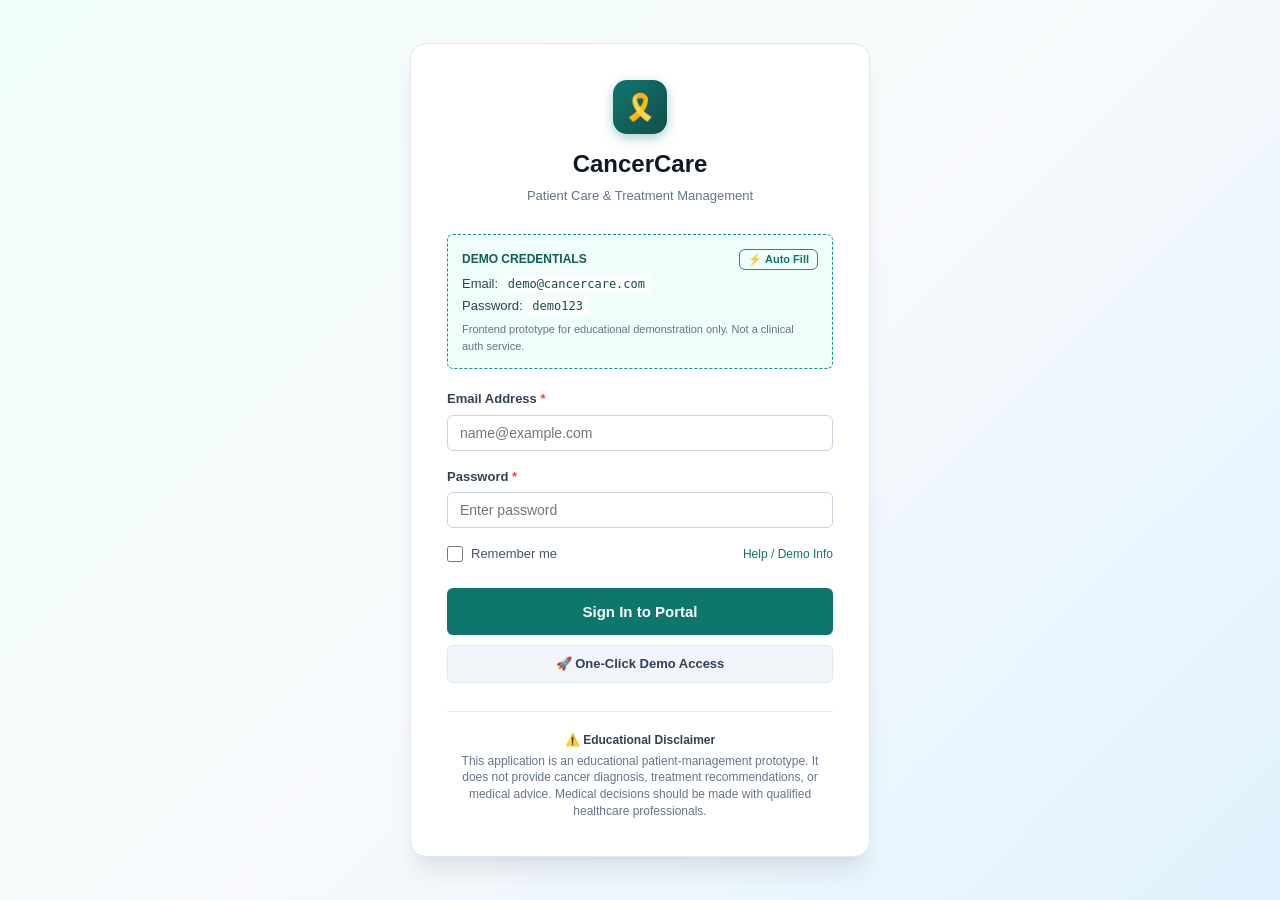
<file: index.html>
<!DOCTYPE html>
<html lang="en">
<head>
  <meta charset="UTF-8">
  <meta name="viewport" content="width=device-width, initial-scale=1.0">
  <title>CancerCare – Patient Care & Treatment Management</title>
  <link rel="stylesheet" href="css/style.css">
  <link rel="icon" href="data:image/svg+xml,<svg xmlns=%22http://www.w3.org/2000/svg%22 viewBox=%220 0 100 100%22><text y=%22.9em%22 font-size=%2290%22>🎗️</text></svg>">
</head>
<body class="login-page">

  <div class="login-card">
    <div class="login-brand-header">
      <div class="login-logo">🎗️</div>
      <h1 class="login-title">CancerCare</h1>
      <p class="login-tagline">Patient Care & Treatment Management</p>
    </div>

    <!-- Educational Demo Credentials Box -->
    <div class="demo-credentials-box">
      <div class="title">
        <span>Demo Credentials</span>
        <button type="button" id="auto-fill-btn" class="btn btn-outline btn-sm" style="padding: 2px 8px; font-size: 11px;">
          ⚡ Auto Fill
        </button>
      </div>
      <div style="font-size: 13px; color: var(--slate-700); margin-top: 4px;">
        <div>Email: <code>demo@cancercare.com</code></div>
        <div style="margin-top: 2px;">Password: <code>demo123</code></div>
      </div>
      <div style="font-size: 11px; color: var(--slate-500); margin-top: 6px;">
        Frontend prototype for educational demonstration only. Not a clinical auth service.
      </div>
    </div>

    <form id="login-form">
      <div class="form-group">
        <label for="email" class="form-label required">Email Address</label>
        <input 
          type="email" 
          id="email" 
          name="email" 
          class="form-control" 
          placeholder="name@example.com" 
          required 
          autocomplete="username"
        >
      </div>

      <div class="form-group">
        <label for="password" class="form-label required">Password</label>
        <input 
          type="password" 
          id="password" 
          name="password" 
          class="form-control" 
          placeholder="Enter password" 
          required 
          autocomplete="current-password"
        >
      </div>

      <div class="form-group" style="display: flex; justify-content: space-between; align-items: center; margin-bottom: 24px;">
        <label class="form-check">
          <input type="checkbox" id="remember-me" name="remember">
          <span style="font-size: 13px; color: var(--slate-600);">Remember me</span>
        </label>
        <span style="font-size: 12px; color: var(--primary-700); cursor: pointer;" onclick="alert('For this educational demo, use the credentials provided in the box above.')">
          Help / Demo Info
        </span>
      </div>

      <button type="submit" id="login-submit-btn" class="btn btn-primary" style="width: 100%; padding: 12px; font-size: 15px;">
        Sign In to Portal
      </button>

      <button type="button" id="one-click-demo-btn" class="btn btn-secondary" style="width: 100%; margin-top: 10px; font-size: 13px;">
        🚀 One-Click Demo Access
      </button>
    </form>

    <!-- Medical Disclaimer -->
    <div style="margin-top: 28px; padding-top: 20px; border-top: 1px solid var(--slate-200); font-size: 12px; color: var(--slate-500); text-align: center; line-height: 1.4;">
      <p style="font-weight: 700; color: var(--slate-700); margin-bottom: 4px;">⚠️ Educational Disclaimer</p>
      <p>This application is an educational patient-management prototype. It does not provide cancer diagnosis, treatment recommendations, or medical advice. Medical decisions should be made with qualified healthcare professionals.</p>
    </div>
  </div>

  <div id="toast-container" class="toast-container"></div>

  <script src="js/app.js"></script>
  <script>
    document.addEventListener('DOMContentLoaded', () => {
      const loginForm = document.getElementById('login-form');
      const emailInput = document.getElementById('email');
      const passwordInput = document.getElementById('password');
      const rememberInput = document.getElementById('remember-me');
      const autoFillBtn = document.getElementById('auto-fill-btn');
      const oneClickBtn = document.getElementById('one-click-demo-btn');

      // Autofill button handler
      autoFillBtn.addEventListener('click', () => {
        emailInput.value = CancerCareAuth.DEMO_EMAIL;
        passwordInput.value = CancerCareAuth.DEMO_PASSWORD;
        CancerCareUI.showToast('Demo credentials filled!', 'info', 2000);
      });

      // One-click demo access button handler
      oneClickBtn.addEventListener('click', () => {
        emailInput.value = CancerCareAuth.DEMO_EMAIL;
        passwordInput.value = CancerCareAuth.DEMO_PASSWORD;
        CancerCareAuth.login(CancerCareAuth.DEMO_EMAIL, CancerCareAuth.DEMO_PASSWORD, true);
        CancerCareUI.showToast('Logging in as Eleanor Vance...', 'success', 1500);
        setTimeout(() => {
          window.location.href = 'dashboard.html';
        }, 600);
      });

      // Form submission
      loginForm.addEventListener('submit', (e) => {
        e.preventDefault();
        const email = emailInput.value;
        const password = passwordInput.value;
        const remember = rememberInput.checked;

        const res = CancerCareAuth.login(email, password, remember);
        if (res.success) {
          CancerCareUI.showToast('Login successful! Redirecting to dashboard...', 'success', 1500);
          setTimeout(() => {
            window.location.href = 'dashboard.html';
          }, 600);
        } else {
          CancerCareUI.showToast(res.message, 'error', 3500);
        }
      });
    });
  </script>
</body>
</html>
</file>
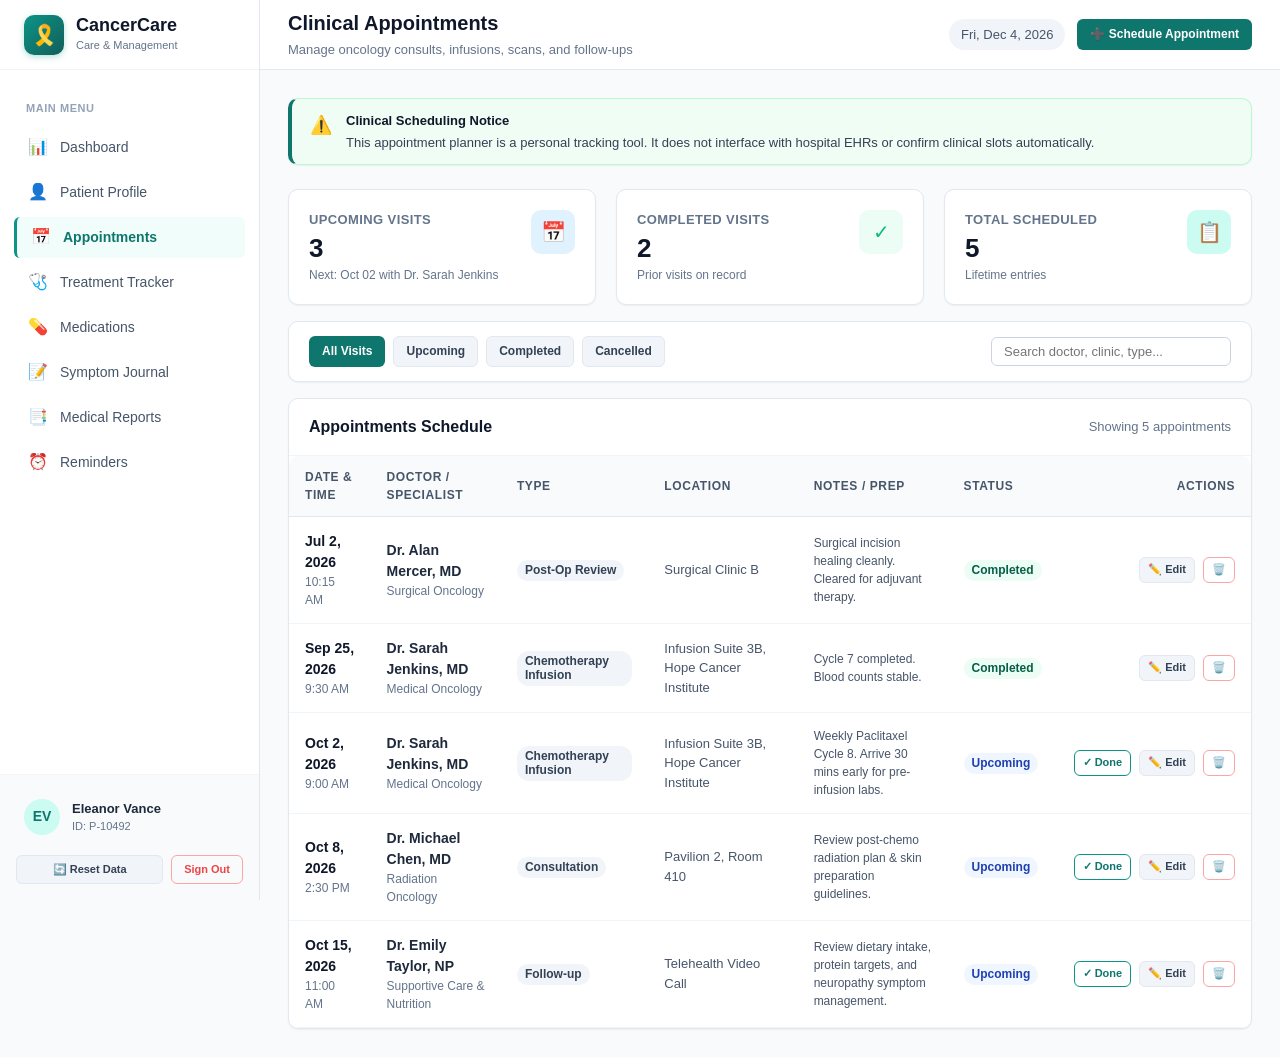
<file: appointments.html>
<!DOCTYPE html>
<html lang="en">
<head>
  <meta charset="UTF-8">
  <meta name="viewport" content="width=device-width, initial-scale=1.0">
  <title>Appointments – CancerCare</title>
  <link rel="stylesheet" href="css/style.css">
  <link rel="icon" href="data:image/svg+xml,<svg xmlns=%22http://www.w3.org/2000/svg%22 viewBox=%220 0 100 100%22><text y=%22.9em%22 font-size=%2290%22>🎗️</text></svg>">
</head>
<body>

<div class="app-container">
  <div class="sidebar-backdrop"></div>

  <!-- Sidebar -->
  <aside class="sidebar">
    <div class="sidebar-header">
      <div class="brand-icon">🎗️</div>
      <div class="brand-info">
        <span class="brand-title">CancerCare</span>
        <span class="brand-tagline">Care & Management</span>
      </div>
    </div>

    <nav class="sidebar-nav">
      <div class="nav-section-title">Main Menu</div>
      <a href="dashboard.html" class="nav-link">
        <span class="nav-icon">📊</span>
        <span>Dashboard</span>
      </a>
      <a href="profile.html" class="nav-link">
        <span class="nav-icon">👤</span>
        <span>Patient Profile</span>
      </a>
      <a href="appointments.html" class="nav-link active">
        <span class="nav-icon">📅</span>
        <span>Appointments</span>
      </a>
      <a href="treatment.html" class="nav-link">
        <span class="nav-icon">🩺</span>
        <span>Treatment Tracker</span>
      </a>
      <a href="medications.html" class="nav-link">
        <span class="nav-icon">💊</span>
        <span>Medications</span>
      </a>
      <a href="symptoms.html" class="nav-link">
        <span class="nav-icon">📝</span>
        <span>Symptom Journal</span>
      </a>
      <a href="reports.html" class="nav-link">
        <span class="nav-icon">📑</span>
        <span>Medical Reports</span>
      </a>
      <a href="reminders.html" class="nav-link">
        <span class="nav-icon">⏰</span>
        <span>Reminders</span>
      </a>
    </nav>

    <div class="sidebar-footer">
      <div class="user-quick-profile">
        <div class="user-avatar" id="sidebar-user-avatar">EV</div>
        <div class="user-meta">
          <div class="user-name" id="sidebar-user-name">Eleanor Vance</div>
          <div class="user-role">ID: P-10492</div>
        </div>
      </div>
      <div style="display: flex; gap: 8px; margin-top: 12px;">
        <button type="button" class="btn btn-secondary btn-sm" id="reset-demo-btn" style="flex: 1; font-size: 11px;">
          🔄 Reset Data
        </button>
        <button type="button" class="btn btn-danger-outline btn-sm" id="logout-btn" style="font-size: 11px;">
          Sign Out
        </button>
      </div>
    </div>
  </aside>

  <!-- Main Content Area -->
  <main class="main-content">
    <header class="top-header">
      <div class="header-left">
        <button type="button" class="mobile-menu-btn" id="mobile-menu-btn" aria-label="Toggle navigation menu">☰</button>
        <div>
          <h1 class="page-heading">Clinical Appointments</h1>
          <span style="font-size: 13px; color: var(--slate-500);">Manage oncology consults, infusions, scans, and follow-ups</span>
        </div>
      </div>
      <div class="header-right">
        <span class="date-pill" id="header-date-pill">Today</span>
        <button type="button" class="btn btn-primary btn-sm" id="open-add-apt-btn">
          ➕ Schedule Appointment
        </button>
      </div>
    </header>

    <div class="page-body">

      <!-- Disclaimer Banner -->
      <div class="disclaimer-banner">
        <span class="disclaimer-icon">⚠️</span>
        <div>
          <div class="disclaimer-title">Clinical Scheduling Notice</div>
          <p>This appointment planner is a personal tracking tool. It does not interface with hospital EHRs or confirm clinical slots automatically.</p>
        </div>
      </div>

      <!-- Quick Metrics Row -->
      <div class="grid grid-cols-3 mb-4">
        <div class="stat-card">
          <div class="stat-info">
            <span class="stat-label">Upcoming Visits</span>
            <div class="stat-value" id="count-upcoming">3</div>
            <span class="stat-desc">Next: Oct 02 with Dr. Sarah Jenkins</span>
          </div>
          <div class="stat-icon blue">📅</div>
        </div>
        <div class="stat-card">
          <div class="stat-info">
            <span class="stat-label">Completed Visits</span>
            <div class="stat-value" id="count-completed">2</div>
            <span class="stat-desc">Prior visits on record</span>
          </div>
          <div class="stat-icon success">✓</div>
        </div>
        <div class="stat-card">
          <div class="stat-info">
            <span class="stat-label">Total Scheduled</span>
            <div class="stat-value" id="count-total">5</div>
            <span class="stat-desc">Lifetime entries</span>
          </div>
          <div class="stat-icon primary">📋</div>
        </div>
      </div>

      <!-- Filter Controls & Action Bar -->
      <div class="card mb-4">
        <div class="card-body" style="padding: 14px 20px; display: flex; align-items: center; justify-content: space-between; flex-wrap: wrap; gap: 12px;">
          <div style="display: flex; gap: 8px;">
            <button type="button" class="btn btn-sm btn-primary filter-btn active" data-filter="all">All Visits</button>
            <button type="button" class="btn btn-sm btn-secondary filter-btn" data-filter="Upcoming">Upcoming</button>
            <button type="button" class="btn btn-sm btn-secondary filter-btn" data-filter="Completed">Completed</button>
            <button type="button" class="btn btn-sm btn-secondary filter-btn" data-filter="Cancelled">Cancelled</button>
          </div>
          <div style="display: flex; align-items: center; gap: 12px;">
            <input type="text" id="search-apt" class="form-control" style="width: 240px; padding: 6px 12px; font-size: 13px;" placeholder="Search doctor, clinic, type...">
          </div>
        </div>
      </div>

      <!-- Appointments Table Card -->
      <div class="card">
        <div class="card-header">
          <div class="card-title">Appointments Schedule</div>
          <span style="font-size: 13px; color: var(--slate-500);" id="showing-count-text">Showing 5 appointments</span>
        </div>
        <div class="table-responsive">
          <table class="table" id="appointments-table">
            <thead>
              <tr>
                <th>Date & Time</th>
                <th>Doctor / Specialist</th>
                <th>Type</th>
                <th>Location</th>
                <th>Notes / Prep</th>
                <th>Status</th>
                <th style="text-align: right;">Actions</th>
              </tr>
            </thead>
            <tbody id="appointments-tbody">
              <!-- Rendered via JS -->
            </tbody>
          </table>
        </div>
        <div id="appointments-empty" class="empty-state" style="display: none;">
          <div class="empty-state-icon">📅</div>
          <div class="empty-state-title">No appointments found</div>
          <p class="empty-state-text">No records match the current filter or search criteria.</p>
        </div>
      </div>

    </div>
  </main>
</div>

<!-- Add / Edit Appointment Modal -->
<div class="modal-backdrop" id="modal-appointment">
  <div class="modal">
    <div class="modal-header">
      <h3 class="modal-title" id="apt-modal-title">Schedule New Appointment</h3>
      <button type="button" class="modal-close" onclick="CancerCareUI.closeModal('modal-appointment')">&times;</button>
    </div>
    <form id="appointment-form">
      <input type="hidden" id="apt-id">
      <div class="modal-body">
        <div class="form-group">
          <label for="apt-doctor" class="form-label required">Doctor / Clinician Name</label>
          <input type="text" id="apt-doctor" class="form-control" placeholder="e.g. Dr. Sarah Jenkins, MD" required>
        </div>

        <div class="form-row">
          <div class="form-group">
            <label for="apt-department" class="form-label">Department / Specialty</label>
            <input type="text" id="apt-department" class="form-control" placeholder="e.g. Medical Oncology">
          </div>
          <div class="form-group">
            <label for="apt-type" class="form-label required">Appointment Type</label>
            <select id="apt-type" class="form-select" required>
              <option value="Consultation">Consultation</option>
              <option value="Chemotherapy Infusion">Chemotherapy Infusion</option>
              <option value="Radiation Therapy">Radiation Therapy</option>
              <option value="Follow-up Review">Follow-up Review</option>
              <option value="Post-Op Review">Post-Op Review</option>
              <option value="Lab & Imaging">Lab & Imaging</option>
              <option value="Supportive Care">Supportive Care / Nutrition</option>
            </select>
          </div>
        </div>

        <div class="form-row">
          <div class="form-group">
            <label for="apt-date" class="form-label required">Date</label>
            <input type="date" id="apt-date" class="form-control" required>
          </div>
          <div class="form-group">
            <label for="apt-time" class="form-label required">Time</label>
            <input type="time" id="apt-time" class="form-control" required>
          </div>
        </div>

        <div class="form-row">
          <div class="form-group">
            <label for="apt-location" class="form-label">Clinic / Location</label>
            <input type="text" id="apt-location" class="form-control" placeholder="e.g. Infusion Suite 3B, Hope Cancer Institute">
          </div>
          <div class="form-group">
            <label for="apt-status" class="form-label required">Status</label>
            <select id="apt-status" class="form-select" required>
              <option value="Upcoming">Upcoming</option>
              <option value="Completed">Completed</option>
              <option value="Cancelled">Cancelled</option>
            </select>
          </div>
        </div>

        <div class="form-group">
          <label for="apt-notes" class="form-label">Clinical Preparation & Notes</label>
          <textarea id="apt-notes" class="form-textarea" rows="2" placeholder="e.g. Bring recent blood test results, fast 3 hours prior..."></textarea>
        </div>
      </div>
      <div class="modal-footer">
        <button type="button" class="btn btn-secondary" onclick="CancerCareUI.closeModal('modal-appointment')">Cancel</button>
        <button type="submit" class="btn btn-primary" id="apt-submit-btn">Save Appointment</button>
      </div>
    </form>
  </div>
</div>

<div id="toast-container" class="toast-container"></div>

<script src="js/app.js"></script>
<script src="js/appointments.js"></script>
</body>
</html>
</file>
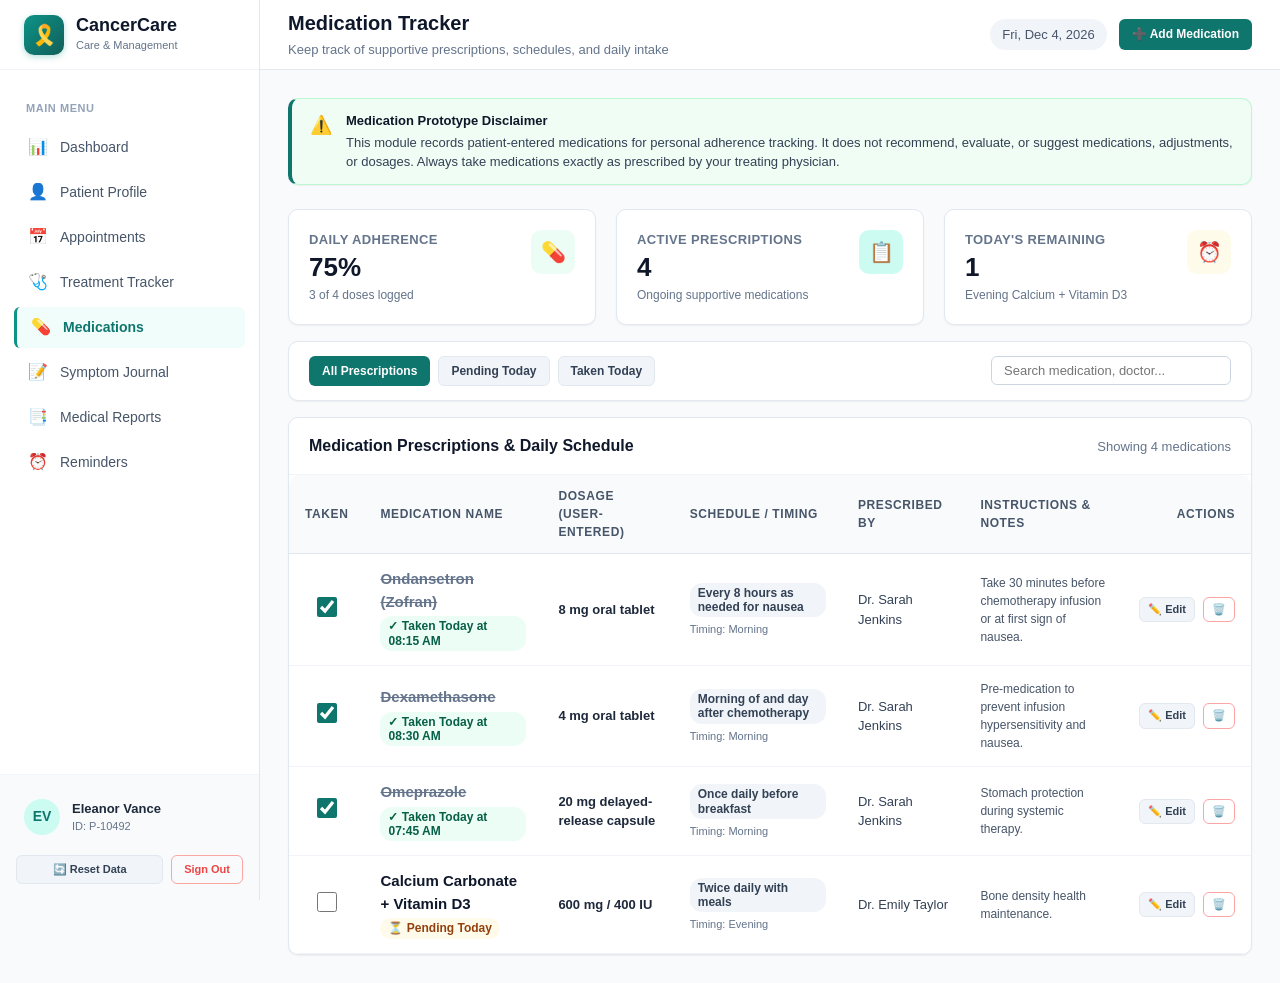
<file: medications.html>
<!DOCTYPE html>
<html lang="en">
<head>
  <meta charset="UTF-8">
  <meta name="viewport" content="width=device-width, initial-scale=1.0">
  <title>Medications Tracker – CancerCare</title>
  <link rel="stylesheet" href="css/style.css">
  <link rel="icon" href="data:image/svg+xml,<svg xmlns=%22http://www.w3.org/2000/svg%22 viewBox=%220 0 100 100%22><text y=%22.9em%22 font-size=%2290%22>🎗️</text></svg>">
</head>
<body>

<div class="app-container">
  <div class="sidebar-backdrop"></div>

  <!-- Sidebar -->
  <aside class="sidebar">
    <div class="sidebar-header">
      <div class="brand-icon">🎗️</div>
      <div class="brand-info">
        <span class="brand-title">CancerCare</span>
        <span class="brand-tagline">Care & Management</span>
      </div>
    </div>

    <nav class="sidebar-nav">
      <div class="nav-section-title">Main Menu</div>
      <a href="dashboard.html" class="nav-link">
        <span class="nav-icon">📊</span>
        <span>Dashboard</span>
      </a>
      <a href="profile.html" class="nav-link">
        <span class="nav-icon">👤</span>
        <span>Patient Profile</span>
      </a>
      <a href="appointments.html" class="nav-link">
        <span class="nav-icon">📅</span>
        <span>Appointments</span>
      </a>
      <a href="treatment.html" class="nav-link">
        <span class="nav-icon">🩺</span>
        <span>Treatment Tracker</span>
      </a>
      <a href="medications.html" class="nav-link active">
        <span class="nav-icon">💊</span>
        <span>Medications</span>
      </a>
      <a href="symptoms.html" class="nav-link">
        <span class="nav-icon">📝</span>
        <span>Symptom Journal</span>
      </a>
      <a href="reports.html" class="nav-link">
        <span class="nav-icon">📑</span>
        <span>Medical Reports</span>
      </a>
      <a href="reminders.html" class="nav-link">
        <span class="nav-icon">⏰</span>
        <span>Reminders</span>
      </a>
    </nav>

    <div class="sidebar-footer">
      <div class="user-quick-profile">
        <div class="user-avatar" id="sidebar-user-avatar">EV</div>
        <div class="user-meta">
          <div class="user-name" id="sidebar-user-name">Eleanor Vance</div>
          <div class="user-role">ID: P-10492</div>
        </div>
      </div>
      <div style="display: flex; gap: 8px; margin-top: 12px;">
        <button type="button" class="btn btn-secondary btn-sm" id="reset-demo-btn" style="flex: 1; font-size: 11px;">
          🔄 Reset Data
        </button>
        <button type="button" class="btn btn-danger-outline btn-sm" id="logout-btn" style="font-size: 11px;">
          Sign Out
        </button>
      </div>
    </div>
  </aside>

  <!-- Main Content Area -->
  <main class="main-content">
    <header class="top-header">
      <div class="header-left">
        <button type="button" class="mobile-menu-btn" id="mobile-menu-btn" aria-label="Toggle navigation menu">☰</button>
        <div>
          <h1 class="page-heading">Medication Tracker</h1>
          <span style="font-size: 13px; color: var(--slate-500);">Keep track of supportive prescriptions, schedules, and daily intake</span>
        </div>
      </div>
      <div class="header-right">
        <span class="date-pill" id="header-date-pill">Today</span>
        <button type="button" class="btn btn-primary btn-sm" id="open-add-med-btn">
          ➕ Add Medication
        </button>
      </div>
    </header>

    <div class="page-body">

      <!-- Disclaimer Banner -->
      <div class="disclaimer-banner">
        <span class="disclaimer-icon">⚠️</span>
        <div>
          <div class="disclaimer-title">Medication Prototype Disclaimer</div>
          <p>This module records patient-entered medications for personal adherence tracking. It does not recommend, evaluate, or suggest medications, adjustments, or dosages. Always take medications exactly as prescribed by your treating physician.</p>
        </div>
      </div>

      <!-- Quick Metrics Row -->
      <div class="grid grid-cols-3 mb-4">
        <div class="stat-card">
          <div class="stat-info">
            <span class="stat-label">Daily Adherence</span>
            <div class="stat-value" id="med-stat-adherence">75%</div>
            <span class="stat-desc" id="med-stat-taken-count">3 of 4 doses logged</span>
          </div>
          <div class="stat-icon success">💊</div>
        </div>
        <div class="stat-card">
          <div class="stat-info">
            <span class="stat-label">Active Prescriptions</span>
            <div class="stat-value" id="med-stat-active-count">4</div>
            <span class="stat-desc">Ongoing supportive medications</span>
          </div>
          <div class="stat-icon primary">📋</div>
        </div>
        <div class="stat-card">
          <div class="stat-info">
            <span class="stat-label">Today's Remaining</span>
            <div class="stat-value" id="med-stat-remaining-count">1</div>
            <span class="stat-desc">Evening Calcium + Vitamin D3</span>
          </div>
          <div class="stat-icon warning">⏰</div>
        </div>
      </div>

      <!-- Action & Filter Bar -->
      <div class="card mb-4">
        <div class="card-body" style="padding: 14px 20px; display: flex; align-items: center; justify-content: space-between; flex-wrap: wrap; gap: 12px;">
          <div style="display: flex; gap: 8px; flex-wrap: wrap;">
            <button type="button" class="btn btn-sm btn-primary med-filter-btn active" data-filter="all">All Prescriptions</button>
            <button type="button" class="btn btn-sm btn-secondary med-filter-btn" data-filter="pending">Pending Today</button>
            <button type="button" class="btn btn-sm btn-secondary med-filter-btn" data-filter="taken">Taken Today</button>
          </div>
          <div style="display: flex; align-items: center; gap: 12px;">
            <input type="text" id="search-med" class="form-control" style="width: 240px; padding: 6px 12px; font-size: 13px;" placeholder="Search medication, doctor...">
          </div>
        </div>
      </div>

      <!-- Medications Table Card -->
      <div class="card">
        <div class="card-header">
          <div class="card-title">Medication Prescriptions & Daily Schedule</div>
          <span style="font-size: 13px; color: var(--slate-500);" id="med-count-text">Showing 4 medications</span>
        </div>
        <div class="table-responsive">
          <table class="table" id="medications-table">
            <thead>
              <tr>
                <th style="width: 70px;">Taken</th>
                <th>Medication Name</th>
                <th>Dosage (User-Entered)</th>
                <th>Schedule / Timing</th>
                <th>Prescribed By</th>
                <th>Instructions & Notes</th>
                <th style="text-align: right;">Actions</th>
              </tr>
            </thead>
            <tbody id="medications-tbody">
              <!-- Rendered via JS -->
            </tbody>
          </table>
        </div>
        <div id="medications-empty" class="empty-state" style="display: none;">
          <div class="empty-state-icon">💊</div>
          <div class="empty-state-title">No medications found</div>
          <p class="empty-state-text">No records match the current filter or search criteria.</p>
        </div>
      </div>

    </div>
  </main>
</div>

<!-- Add / Edit Medication Modal -->
<div class="modal-backdrop" id="modal-medication">
  <div class="modal">
    <div class="modal-header">
      <h3 class="modal-title" id="med-modal-title">Add Medication</h3>
      <button type="button" class="modal-close" onclick="CancerCareUI.closeModal('modal-medication')">&times;</button>
    </div>
    <form id="medication-form">
      <input type="hidden" id="med-id">
      <div class="modal-body">
        <div class="form-group">
          <label for="med-name" class="form-label required">Medication Name</label>
          <input type="text" id="med-name" class="form-control" placeholder="e.g. Ondansetron (Zofran)" required>
        </div>
        <div class="form-row">
          <div class="form-group">
            <label for="med-dosage" class="form-label required">Dosage (User-Entered)</label>
            <input type="text" id="med-dosage" class="form-control" placeholder="e.g. 8 mg oral tablet" required>
            <div class="form-hint">Record exact strength as prescribed.</div>
          </div>
          <div class="form-group">
            <label for="med-schedule" class="form-label required">Frequency / Schedule</label>
            <input type="text" id="med-schedule" class="form-control" placeholder="e.g. Every 8 hours as needed" required>
          </div>
        </div>
        <div class="form-row">
          <div class="form-group">
            <label for="med-timeOfDay" class="form-label">Time of Day</label>
            <select id="med-timeOfDay" class="form-select">
              <option value="Morning">Morning</option>
              <option value="Afternoon">Afternoon</option>
              <option value="Evening">Evening</option>
              <option value="Bedtime">Bedtime</option>
              <option value="As Needed">As Needed / PRN</option>
            </select>
          </div>
          <div class="form-group">
            <label for="med-startDate" class="form-label required">Start Date</label>
            <input type="date" id="med-startDate" class="form-control" required>
          </div>
        </div>
        <div class="form-group">
          <label for="med-doctor" class="form-label">Prescribing Physician</label>
          <input type="text" id="med-doctor" class="form-control" placeholder="e.g. Dr. Sarah Jenkins, MD">
        </div>
        <div class="form-group">
          <label for="med-notes" class="form-label">Notes & Intake Instructions</label>
          <textarea id="med-notes" class="form-textarea" rows="2" placeholder="e.g. Take 30 minutes before chemo infusion with a full glass of water"></textarea>
          <div class="form-hint">Prototype record only. Does not prescribe or endorse medications.</div>
        </div>
      </div>
      <div class="modal-footer">
        <button type="button" class="btn btn-secondary" onclick="CancerCareUI.closeModal('modal-medication')">Cancel</button>
        <button type="submit" class="btn btn-primary" id="med-submit-btn">Save Medication</button>
      </div>
    </form>
  </div>
</div>

<div id="toast-container" class="toast-container"></div>

<script src="js/app.js"></script>
<script src="js/medications.js"></script>
</body>
</html>
</file>
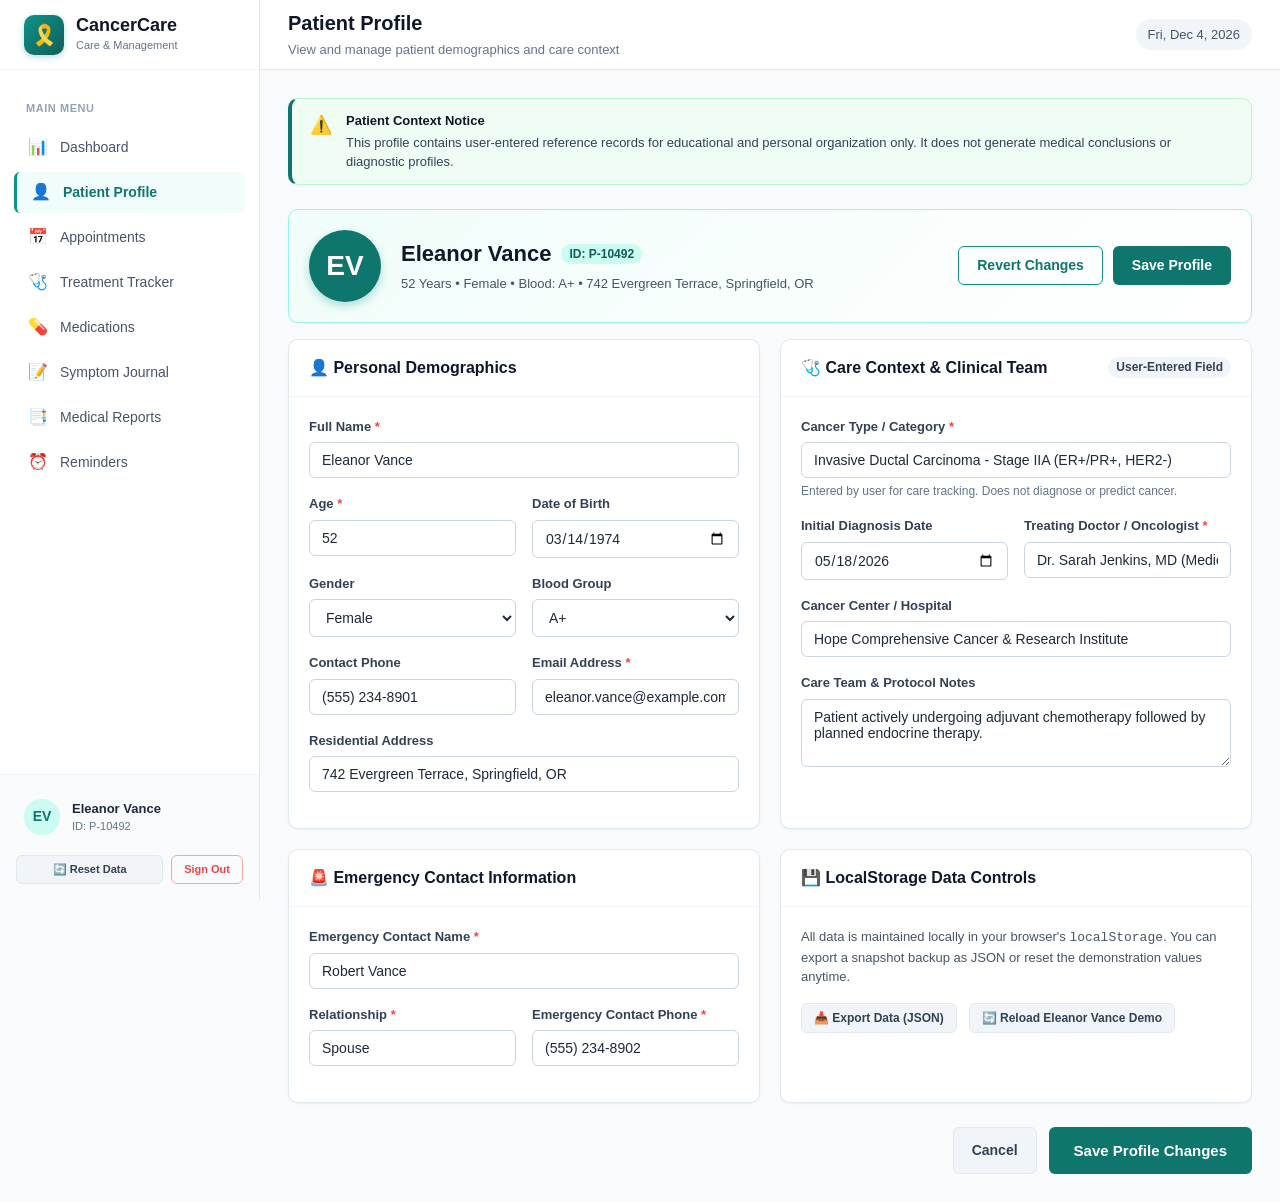
<file: profile.html>
<!DOCTYPE html>
<html lang="en">
<head>
  <meta charset="UTF-8">
  <meta name="viewport" content="width=device-width, initial-scale=1.0">
  <title>Patient Profile – CancerCare</title>
  <link rel="stylesheet" href="css/style.css">
  <link rel="icon" href="data:image/svg+xml,<svg xmlns=%22http://www.w3.org/2000/svg%22 viewBox=%220 0 100 100%22><text y=%22.9em%22 font-size=%2290%22>🎗️</text></svg>">
</head>
<body>

<div class="app-container">
  <div class="sidebar-backdrop"></div>

  <!-- Sidebar -->
  <aside class="sidebar">
    <div class="sidebar-header">
      <div class="brand-icon">🎗️</div>
      <div class="brand-info">
        <span class="brand-title">CancerCare</span>
        <span class="brand-tagline">Care & Management</span>
      </div>
    </div>

    <nav class="sidebar-nav">
      <div class="nav-section-title">Main Menu</div>
      <a href="dashboard.html" class="nav-link">
        <span class="nav-icon">📊</span>
        <span>Dashboard</span>
      </a>
      <a href="profile.html" class="nav-link active">
        <span class="nav-icon">👤</span>
        <span>Patient Profile</span>
      </a>
      <a href="appointments.html" class="nav-link">
        <span class="nav-icon">📅</span>
        <span>Appointments</span>
      </a>
      <a href="treatment.html" class="nav-link">
        <span class="nav-icon">🩺</span>
        <span>Treatment Tracker</span>
      </a>
      <a href="medications.html" class="nav-link">
        <span class="nav-icon">💊</span>
        <span>Medications</span>
      </a>
      <a href="symptoms.html" class="nav-link">
        <span class="nav-icon">📝</span>
        <span>Symptom Journal</span>
      </a>
      <a href="reports.html" class="nav-link">
        <span class="nav-icon">📑</span>
        <span>Medical Reports</span>
      </a>
      <a href="reminders.html" class="nav-link">
        <span class="nav-icon">⏰</span>
        <span>Reminders</span>
      </a>
    </nav>

    <div class="sidebar-footer">
      <div class="user-quick-profile">
        <div class="user-avatar" id="sidebar-user-avatar">EV</div>
        <div class="user-meta">
          <div class="user-name" id="sidebar-user-name">Eleanor Vance</div>
          <div class="user-role">ID: P-10492</div>
        </div>
      </div>
      <div style="display: flex; gap: 8px; margin-top: 12px;">
        <button type="button" class="btn btn-secondary btn-sm" id="reset-demo-btn" style="flex: 1; font-size: 11px;">
          🔄 Reset Data
        </button>
        <button type="button" class="btn btn-danger-outline btn-sm" id="logout-btn" style="font-size: 11px;">
          Sign Out
        </button>
      </div>
    </div>
  </aside>

  <!-- Main Content Area -->
  <main class="main-content">
    <header class="top-header">
      <div class="header-left">
        <button type="button" class="mobile-menu-btn" id="mobile-menu-btn" aria-label="Toggle navigation menu">☰</button>
        <div>
          <h1 class="page-heading">Patient Profile</h1>
          <span style="font-size: 13px; color: var(--slate-500);">View and manage patient demographics and care context</span>
        </div>
      </div>
      <div class="header-right">
        <span class="date-pill" id="header-date-pill">Today</span>
      </div>
    </header>

    <div class="page-body">

      <!-- Disclaimer Banner -->
      <div class="disclaimer-banner">
        <span class="disclaimer-icon">⚠️</span>
        <div>
          <div class="disclaimer-title">Patient Context Notice</div>
          <p>This profile contains user-entered reference records for educational and personal organization only. It does not generate medical conclusions or diagnostic profiles.</p>
        </div>
      </div>

      <!-- Profile Header Summary Banner -->
      <div class="card mb-4" style="background: linear-gradient(135deg, #f0fdfa, #ffffff); border-color: var(--primary-200);">
        <div class="card-body" style="display: flex; align-items: center; justify-content: space-between; flex-wrap: wrap; gap: 20px;">
          <div style="display: flex; align-items: center; gap: 20px;">
            <div style="width: 72px; height: 72px; border-radius: 50%; background: var(--primary-700); color: white; display: flex; align-items: center; justify-content: center; font-size: 28px; font-weight: 700; box-shadow: 0 4px 10px rgba(13, 148, 136, 0.3);" id="profile-avatar-large">
              EV
            </div>
            <div>
              <div style="display: flex; align-items: center; gap: 10px;">
                <h2 style="font-size: 22px; color: var(--slate-900);" id="header-patient-name">Eleanor Vance</h2>
                <span class="badge badge-primary" id="header-patient-id">ID: P-10492</span>
              </div>
              <p style="font-size: 13px; color: var(--slate-600); margin-top: 4px;" id="header-patient-summary">
                52 Years • Female • Blood Group: A+ • Springfield, OR
              </p>
            </div>
          </div>
          <div style="display: flex; gap: 10px;">
            <button type="button" class="btn btn-outline" id="reset-profile-btn">Revert Changes</button>
            <button type="submit" form="profile-form" class="btn btn-primary">Save Profile</button>
          </div>
        </div>
      </div>

      <form id="profile-form">
        <div class="grid grid-cols-2">

          <!-- Section 1: Demographics & Personal Information -->
          <div class="card">
            <div class="card-header">
              <div class="card-title">👤 Personal Demographics</div>
            </div>
            <div class="card-body">
              <div class="form-group">
                <label for="prof-fullName" class="form-label required">Full Name</label>
                <input type="text" id="prof-fullName" class="form-control" required>
              </div>

              <div class="form-row">
                <div class="form-group">
                  <label for="prof-age" class="form-label required">Age</label>
                  <input type="number" id="prof-age" class="form-control" min="1" max="120" required>
                </div>
                <div class="form-group">
                  <label for="prof-dob" class="form-label">Date of Birth</label>
                  <input type="date" id="prof-dob" class="form-control">
                </div>
              </div>

              <div class="form-row">
                <div class="form-group">
                  <label for="prof-gender" class="form-label">Gender</label>
                  <select id="prof-gender" class="form-select">
                    <option value="Female">Female</option>
                    <option value="Male">Male</option>
                    <option value="Non-Binary">Non-Binary</option>
                    <option value="Other">Other / Prefer not to say</option>
                  </select>
                </div>
                <div class="form-group">
                  <label for="prof-bloodGroup" class="form-label">Blood Group</label>
                  <select id="prof-bloodGroup" class="form-select">
                    <option value="A+">A+</option>
                    <option value="A-">A-</option>
                    <option value="B+">B+</option>
                    <option value="B-">B-</option>
                    <option value="AB+">AB+</option>
                    <option value="AB-">AB-</option>
                    <option value="O+">O+</option>
                    <option value="O-">O-</option>
                    <option value="Unknown">Unknown</option>
                  </select>
                </div>
              </div>

              <div class="form-row">
                <div class="form-group">
                  <label for="prof-phone" class="form-label">Contact Phone</label>
                  <input type="tel" id="prof-phone" class="form-control" placeholder="(555) 000-0000">
                </div>
                <div class="form-group">
                  <label for="prof-email" class="form-label required">Email Address</label>
                  <input type="email" id="prof-email" class="form-control" required>
                </div>
              </div>

              <div class="form-group">
                <label for="prof-address" class="form-label">Residential Address</label>
                <input type="text" id="prof-address" class="form-control" placeholder="Street, City, State, ZIP">
              </div>
            </div>
          </div>

          <!-- Section 2: Clinical Context & Care Team (User-Entered) -->
          <div class="card">
            <div class="card-header">
              <div class="card-title">🩺 Care Context & Clinical Team</div>
              <span class="badge badge-neutral">User-Entered Field</span>
            </div>
            <div class="card-body">
              <div class="form-group">
                <label for="prof-cancerType" class="form-label required">Cancer Type / Category</label>
                <input type="text" id="prof-cancerType" class="form-control" placeholder="e.g. Invasive Ductal Carcinoma - Stage IIA" required>
                <div class="form-hint">Entered by user for care tracking. Does not diagnose or predict cancer.</div>
              </div>

              <div class="form-row">
                <div class="form-group">
                  <label for="prof-diagnosisDate" class="form-label">Initial Diagnosis Date</label>
                  <input type="date" id="prof-diagnosisDate" class="form-control">
                </div>
                <div class="form-group">
                  <label for="prof-treatingDoctor" class="form-label required">Treating Doctor / Oncologist</label>
                  <input type="text" id="prof-treatingDoctor" class="form-control" placeholder="e.g. Dr. Sarah Jenkins, MD" required>
                </div>
              </div>

              <div class="form-group">
                <label for="prof-hospital" class="form-label">Cancer Center / Hospital</label>
                <input type="text" id="prof-hospital" class="form-control" placeholder="e.g. Hope Comprehensive Cancer Institute">
              </div>

              <div class="form-group">
                <label for="prof-careNotes" class="form-label">Care Team & Protocol Notes</label>
                <textarea id="prof-careNotes" class="form-textarea" rows="3" placeholder="Additional user notes regarding care team guidance..."></textarea>
              </div>
            </div>
          </div>

          <!-- Section 3: Emergency Contacts -->
          <div class="card">
            <div class="card-header">
              <div class="card-title">🚨 Emergency Contact Information</div>
            </div>
            <div class="card-body">
              <div class="form-group">
                <label for="prof-emergName" class="form-label required">Emergency Contact Name</label>
                <input type="text" id="prof-emergName" class="form-control" placeholder="e.g. Robert Vance" required>
              </div>

              <div class="form-row">
                <div class="form-group">
                  <label for="prof-emergRel" class="form-label required">Relationship</label>
                  <input type="text" id="prof-emergRel" class="form-control" placeholder="e.g. Spouse, Parent, Sibling" required>
                </div>
                <div class="form-group">
                  <label for="prof-emergPhone" class="form-label required">Emergency Contact Phone</label>
                  <input type="tel" id="prof-emergPhone" class="form-control" placeholder="(555) 000-0000" required>
                </div>
              </div>
            </div>
          </div>

          <!-- Section 4: Data Management & Backup -->
          <div class="card">
            <div class="card-header">
              <div class="card-title">💾 LocalStorage Data Controls</div>
            </div>
            <div class="card-body">
              <p style="font-size: 13px; color: var(--slate-600); margin-bottom: 16px;">
                All data is maintained locally in your browser's <code>localStorage</code>. You can export a snapshot backup as JSON or reset the demonstration values anytime.
              </p>
              <div style="display: flex; gap: 12px; flex-wrap: wrap;">
                <button type="button" class="btn btn-secondary btn-sm" id="export-json-btn">
                  📥 Export Data (JSON)
                </button>
                <button type="button" class="btn btn-secondary btn-sm" id="reload-demo-btn">
                  🔄 Reload Eleanor Vance Demo
                </button>
              </div>
            </div>
          </div>

        </div>

        <div style="margin-top: 24px; display: flex; justify-content: flex-end; gap: 12px;">
          <button type="button" class="btn btn-secondary" id="cancel-btn">Cancel</button>
          <button type="submit" class="btn btn-primary btn-lg">Save Profile Changes</button>
        </div>
      </form>

    </div>
  </main>
</div>

<div id="toast-container" class="toast-container"></div>

<script src="js/app.js"></script>
<script src="js/profile.js"></script>
</body>
</html>
</file>
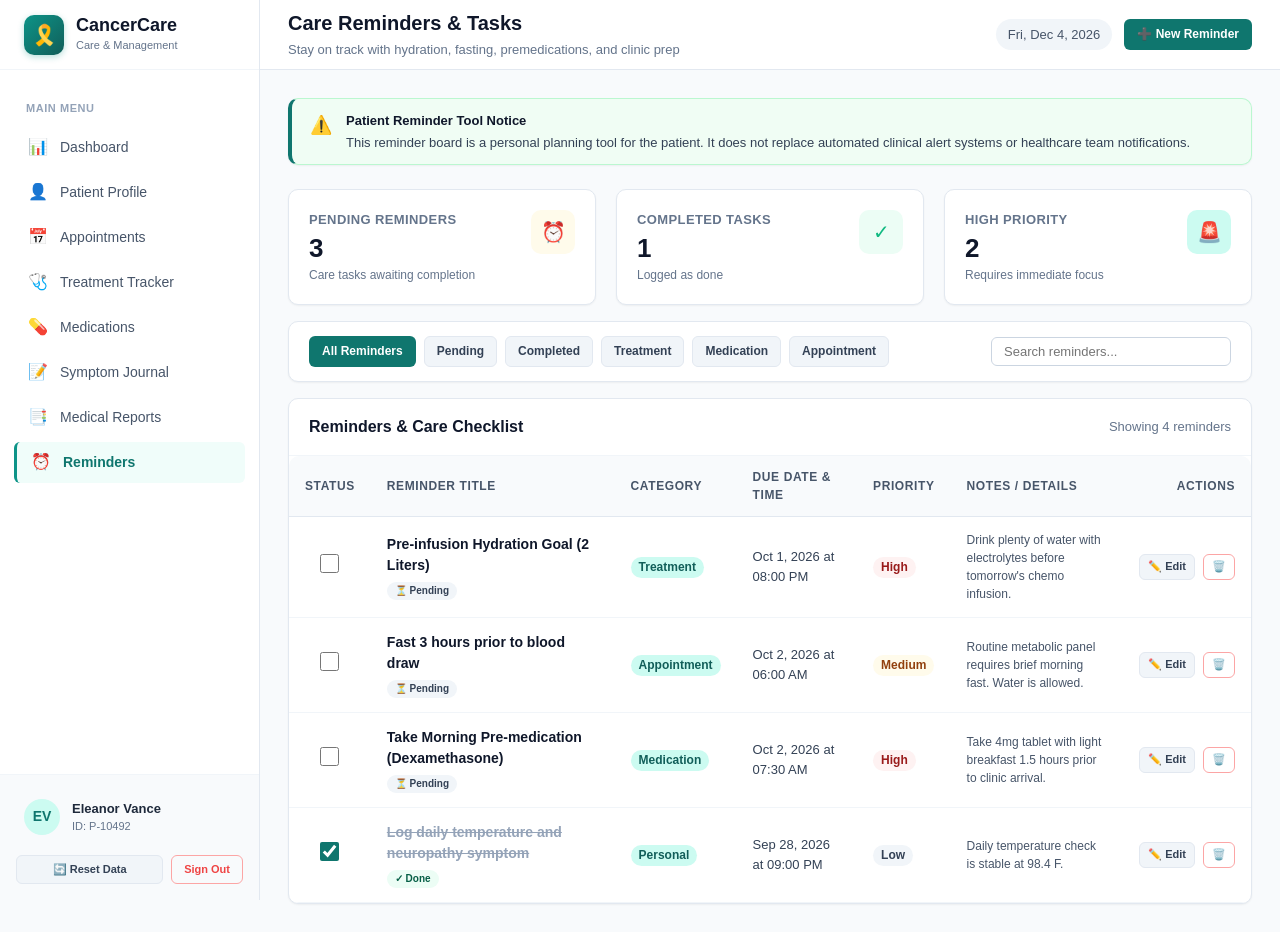
<file: reminders.html>
<!DOCTYPE html>
<html lang="en">
<head>
  <meta charset="UTF-8">
  <meta name="viewport" content="width=device-width, initial-scale=1.0">
  <title>Care Reminders – CancerCare</title>
  <link rel="stylesheet" href="css/style.css">
  <link rel="icon" href="data:image/svg+xml,<svg xmlns=%22http://www.w3.org/2000/svg%22 viewBox=%220 0 100 100%22><text y=%22.9em%22 font-size=%2290%22>🎗️</text></svg>">
</head>
<body>

<div class="app-container">
  <div class="sidebar-backdrop"></div>

  <!-- Sidebar -->
  <aside class="sidebar">
    <div class="sidebar-header">
      <div class="brand-icon">🎗️</div>
      <div class="brand-info">
        <span class="brand-title">CancerCare</span>
        <span class="brand-tagline">Care & Management</span>
      </div>
    </div>

    <nav class="sidebar-nav">
      <div class="nav-section-title">Main Menu</div>
      <a href="dashboard.html" class="nav-link">
        <span class="nav-icon">📊</span>
        <span>Dashboard</span>
      </a>
      <a href="profile.html" class="nav-link">
        <span class="nav-icon">👤</span>
        <span>Patient Profile</span>
      </a>
      <a href="appointments.html" class="nav-link">
        <span class="nav-icon">📅</span>
        <span>Appointments</span>
      </a>
      <a href="treatment.html" class="nav-link">
        <span class="nav-icon">🩺</span>
        <span>Treatment Tracker</span>
      </a>
      <a href="medications.html" class="nav-link">
        <span class="nav-icon">💊</span>
        <span>Medications</span>
      </a>
      <a href="symptoms.html" class="nav-link">
        <span class="nav-icon">📝</span>
        <span>Symptom Journal</span>
      </a>
      <a href="reports.html" class="nav-link">
        <span class="nav-icon">📑</span>
        <span>Medical Reports</span>
      </a>
      <a href="reminders.html" class="nav-link active">
        <span class="nav-icon">⏰</span>
        <span>Reminders</span>
      </a>
    </nav>

    <div class="sidebar-footer">
      <div class="user-quick-profile">
        <div class="user-avatar" id="sidebar-user-avatar">EV</div>
        <div class="user-meta">
          <div class="user-name" id="sidebar-user-name">Eleanor Vance</div>
          <div class="user-role">ID: P-10492</div>
        </div>
      </div>
      <div style="display: flex; gap: 8px; margin-top: 12px;">
        <button type="button" class="btn btn-secondary btn-sm" id="reset-demo-btn" style="flex: 1; font-size: 11px;">
          🔄 Reset Data
        </button>
        <button type="button" class="btn btn-danger-outline btn-sm" id="logout-btn" style="font-size: 11px;">
          Sign Out
        </button>
      </div>
    </div>
  </aside>

  <!-- Main Content Area -->
  <main class="main-content">
    <header class="top-header">
      <div class="header-left">
        <button type="button" class="mobile-menu-btn" id="mobile-menu-btn" aria-label="Toggle navigation menu">☰</button>
        <div>
          <h1 class="page-heading">Care Reminders & Tasks</h1>
          <span style="font-size: 13px; color: var(--slate-500);">Stay on track with hydration, fasting, premedications, and clinic prep</span>
        </div>
      </div>
      <div class="header-right">
        <span class="date-pill" id="header-date-pill">Today</span>
        <button type="button" class="btn btn-primary btn-sm" id="open-add-reminder-btn">
          ➕ New Reminder
        </button>
      </div>
    </header>

    <div class="page-body">

      <!-- Disclaimer Banner -->
      <div class="disclaimer-banner">
        <span class="disclaimer-icon">⚠️</span>
        <div>
          <div class="disclaimer-title">Patient Reminder Tool Notice</div>
          <p>This reminder board is a personal planning tool for the patient. It does not replace automated clinical alert systems or healthcare team notifications.</p>
        </div>
      </div>

      <!-- Quick Metrics Row -->
      <div class="grid grid-cols-3 mb-4">
        <div class="stat-card">
          <div class="stat-info">
            <span class="stat-label">Pending Reminders</span>
            <div class="stat-value" id="rem-stat-pending">3</div>
            <span class="stat-desc">Care tasks awaiting completion</span>
          </div>
          <div class="stat-icon warning">⏰</div>
        </div>
        <div class="stat-card">
          <div class="stat-info">
            <span class="stat-label">Completed Tasks</span>
            <div class="stat-value" id="rem-stat-completed">1</div>
            <span class="stat-desc">Logged as done</span>
          </div>
          <div class="stat-icon success">✓</div>
        </div>
        <div class="stat-card">
          <div class="stat-info">
            <span class="stat-label">High Priority</span>
            <div class="stat-value" id="rem-stat-high">2</div>
            <span class="stat-desc">Requires immediate focus</span>
          </div>
          <div class="stat-icon primary">🚨</div>
        </div>
      </div>

      <!-- Filter Controls & Action Bar -->
      <div class="card mb-4">
        <div class="card-body" style="padding: 14px 20px; display: flex; align-items: center; justify-content: space-between; flex-wrap: wrap; gap: 12px;">
          <div style="display: flex; gap: 8px; flex-wrap: wrap;">
            <button type="button" class="btn btn-sm btn-primary rem-filter-btn active" data-filter="all">All Reminders</button>
            <button type="button" class="btn btn-sm btn-secondary rem-filter-btn" data-filter="pending">Pending</button>
            <button type="button" class="btn btn-sm btn-secondary rem-filter-btn" data-filter="completed">Completed</button>
            <button type="button" class="btn btn-sm btn-secondary rem-filter-btn" data-filter="Treatment">Treatment</button>
            <button type="button" class="btn btn-sm btn-secondary rem-filter-btn" data-filter="Medication">Medication</button>
            <button type="button" class="btn btn-sm btn-secondary rem-filter-btn" data-filter="Appointment">Appointment</button>
          </div>
          <div style="display: flex; align-items: center; gap: 12px;">
            <input type="text" id="search-reminder" class="form-control" style="width: 240px; padding: 6px 12px; font-size: 13px;" placeholder="Search reminders...">
          </div>
        </div>
      </div>

      <!-- Reminders Table Card -->
      <div class="card">
        <div class="card-header">
          <div class="card-title">Reminders & Care Checklist</div>
          <span style="font-size: 13px; color: var(--slate-500);" id="rem-count-text">Showing 4 reminders</span>
        </div>
        <div class="table-responsive">
          <table class="table" id="reminders-table">
            <thead>
              <tr>
                <th style="width: 60px;">Status</th>
                <th>Reminder Title</th>
                <th>Category</th>
                <th>Due Date & Time</th>
                <th>Priority</th>
                <th>Notes / Details</th>
                <th style="text-align: right;">Actions</th>
              </tr>
            </thead>
            <tbody id="reminders-tbody">
              <!-- Rendered via JS -->
            </tbody>
          </table>
        </div>
        <div id="reminders-empty" class="empty-state" style="display: none;">
          <div class="empty-state-icon">⏰</div>
          <div class="empty-state-title">No reminders found</div>
          <p class="empty-state-text">No records match the current filter or search criteria.</p>
        </div>
      </div>

    </div>
  </main>
</div>

<!-- Add / Edit Reminder Modal -->
<div class="modal-backdrop" id="modal-reminder">
  <div class="modal">
    <div class="modal-header">
      <h3 class="modal-title" id="rem-modal-title">Create Reminder</h3>
      <button type="button" class="modal-close" onclick="CancerCareUI.closeModal('modal-reminder')">&times;</button>
    </div>
    <form id="reminder-form">
      <input type="hidden" id="rem-id">
      <div class="modal-body">
        <div class="form-group">
          <label for="rem-title" class="form-label required">Reminder Title</label>
          <input type="text" id="rem-title" class="form-control" placeholder="e.g. Drink 2 Liters water before chemo" required>
        </div>

        <div class="form-row">
          <div class="form-group">
            <label for="rem-category" class="form-label required">Category</label>
            <select id="rem-category" class="form-select" required>
              <option value="Treatment">Treatment</option>
              <option value="Medication">Medication</option>
              <option value="Appointment">Appointment</option>
              <option value="Hydration / Diet">Hydration / Diet</option>
              <option value="Personal">Personal Care</option>
            </select>
          </div>
          <div class="form-group">
            <label for="rem-priority" class="form-label required">Priority</label>
            <select id="rem-priority" class="form-select" required>
              <option value="High">High</option>
              <option value="Medium" selected>Medium</option>
              <option value="Low">Low</option>
            </select>
          </div>
        </div>

        <div class="form-group">
          <label for="rem-datetime" class="form-label required">Due Date & Time</label>
          <input type="datetime-local" id="rem-datetime" class="form-control" required>
        </div>

        <div class="form-group">
          <label for="rem-notes" class="form-label">Notes & Instructions</label>
          <textarea id="rem-notes" class="form-textarea" rows="2" placeholder="e.g. Prepare electrolyte solution, keep bottle by bedside"></textarea>
        </div>
      </div>
      <div class="modal-footer">
        <button type="button" class="btn btn-secondary" onclick="CancerCareUI.closeModal('modal-reminder')">Cancel</button>
        <button type="submit" class="btn btn-primary" id="rem-submit-btn">Save Reminder</button>
      </div>
    </form>
  </div>
</div>

<div id="toast-container" class="toast-container"></div>

<script src="js/app.js"></script>
<script src="js/reminders.js"></script>
</body>
</html>
</file>
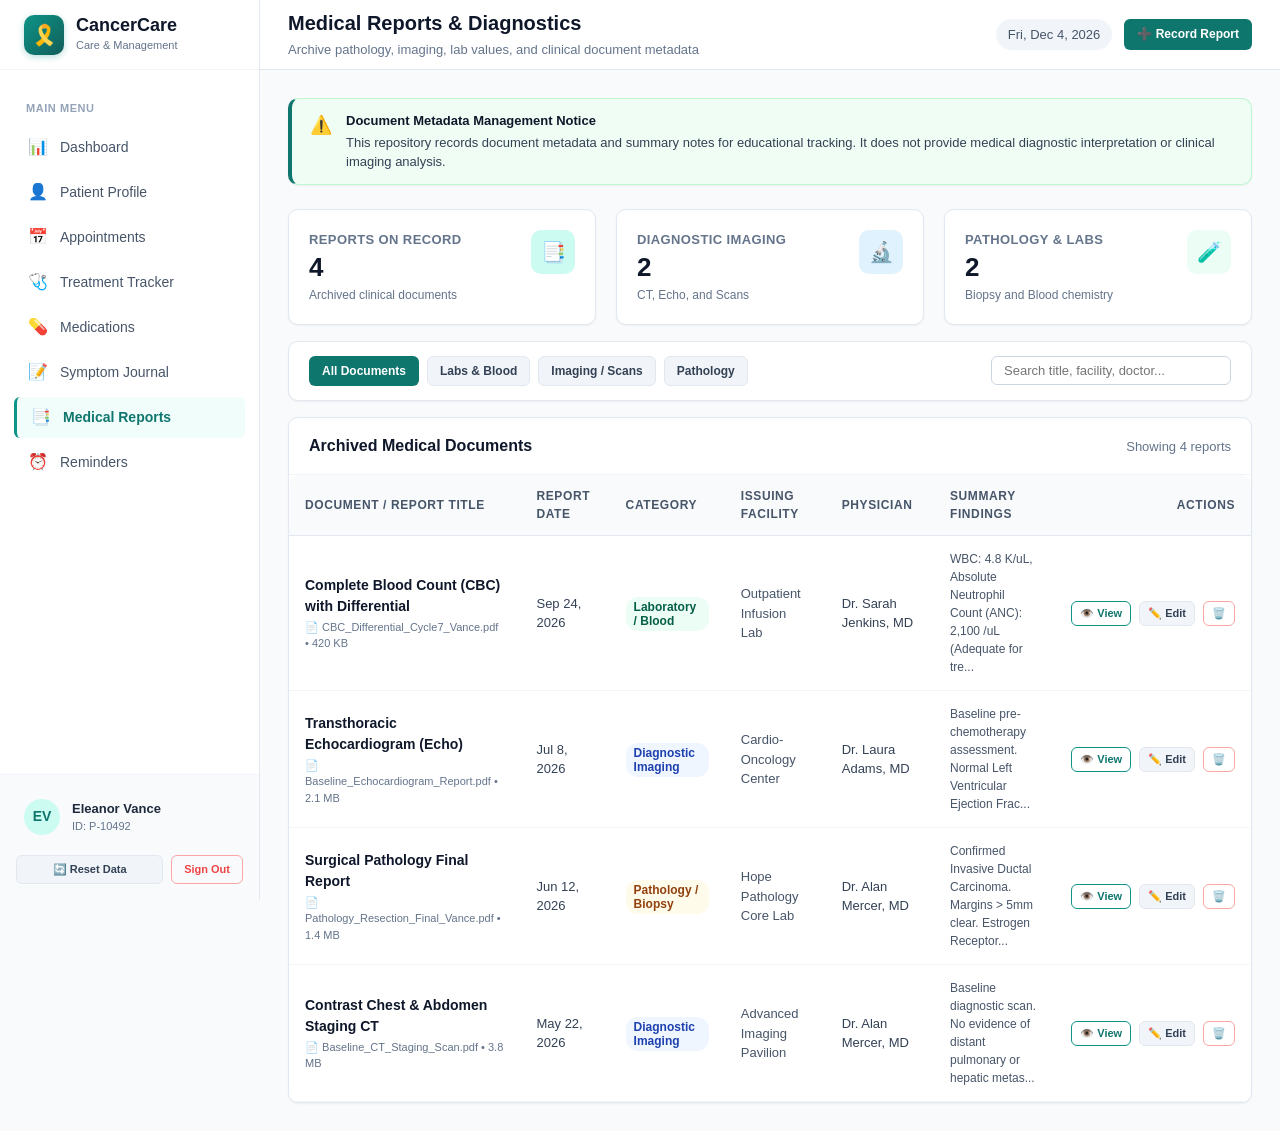
<file: reports.html>
<!DOCTYPE html>
<html lang="en">
<head>
  <meta charset="UTF-8">
  <meta name="viewport" content="width=device-width, initial-scale=1.0">
  <title>Medical Reports – CancerCare</title>
  <link rel="stylesheet" href="css/style.css">
  <link rel="icon" href="data:image/svg+xml,<svg xmlns=%22http://www.w3.org/2000/svg%22 viewBox=%220 0 100 100%22><text y=%22.9em%22 font-size=%2290%22>🎗️</text></svg>">
</head>
<body>

<div class="app-container">
  <div class="sidebar-backdrop"></div>

  <!-- Sidebar -->
  <aside class="sidebar">
    <div class="sidebar-header">
      <div class="brand-icon">🎗️</div>
      <div class="brand-info">
        <span class="brand-title">CancerCare</span>
        <span class="brand-tagline">Care & Management</span>
      </div>
    </div>

    <nav class="sidebar-nav">
      <div class="nav-section-title">Main Menu</div>
      <a href="dashboard.html" class="nav-link">
        <span class="nav-icon">📊</span>
        <span>Dashboard</span>
      </a>
      <a href="profile.html" class="nav-link">
        <span class="nav-icon">👤</span>
        <span>Patient Profile</span>
      </a>
      <a href="appointments.html" class="nav-link">
        <span class="nav-icon">📅</span>
        <span>Appointments</span>
      </a>
      <a href="treatment.html" class="nav-link">
        <span class="nav-icon">🩺</span>
        <span>Treatment Tracker</span>
      </a>
      <a href="medications.html" class="nav-link">
        <span class="nav-icon">💊</span>
        <span>Medications</span>
      </a>
      <a href="symptoms.html" class="nav-link">
        <span class="nav-icon">📝</span>
        <span>Symptom Journal</span>
      </a>
      <a href="reports.html" class="nav-link active">
        <span class="nav-icon">📑</span>
        <span>Medical Reports</span>
      </a>
      <a href="reminders.html" class="nav-link">
        <span class="nav-icon">⏰</span>
        <span>Reminders</span>
      </a>
    </nav>

    <div class="sidebar-footer">
      <div class="user-quick-profile">
        <div class="user-avatar" id="sidebar-user-avatar">EV</div>
        <div class="user-meta">
          <div class="user-name" id="sidebar-user-name">Eleanor Vance</div>
          <div class="user-role">ID: P-10492</div>
        </div>
      </div>
      <div style="display: flex; gap: 8px; margin-top: 12px;">
        <button type="button" class="btn btn-secondary btn-sm" id="reset-demo-btn" style="flex: 1; font-size: 11px;">
          🔄 Reset Data
        </button>
        <button type="button" class="btn btn-danger-outline btn-sm" id="logout-btn" style="font-size: 11px;">
          Sign Out
        </button>
      </div>
    </div>
  </aside>

  <!-- Main Content Area -->
  <main class="main-content">
    <header class="top-header">
      <div class="header-left">
        <button type="button" class="mobile-menu-btn" id="mobile-menu-btn" aria-label="Toggle navigation menu">☰</button>
        <div>
          <h1 class="page-heading">Medical Reports & Diagnostics</h1>
          <span style="font-size: 13px; color: var(--slate-500);">Archive pathology, imaging, lab values, and clinical document metadata</span>
        </div>
      </div>
      <div class="header-right">
        <span class="date-pill" id="header-date-pill">Today</span>
        <button type="button" class="btn btn-primary btn-sm" id="open-add-report-btn">
          ➕ Record Report
        </button>
      </div>
    </header>

    <div class="page-body">

      <!-- Disclaimer Banner -->
      <div class="disclaimer-banner">
        <span class="disclaimer-icon">⚠️</span>
        <div>
          <div class="disclaimer-title">Document Metadata Management Notice</div>
          <p>This repository records document metadata and summary notes for educational tracking. It does not provide medical diagnostic interpretation or clinical imaging analysis.</p>
        </div>
      </div>

      <!-- Quick Summary Cards -->
      <div class="grid grid-cols-3 mb-4">
        <div class="stat-card">
          <div class="stat-info">
            <span class="stat-label">Reports on Record</span>
            <div class="stat-value" id="report-stat-total">4</div>
            <span class="stat-desc">Archived clinical documents</span>
          </div>
          <div class="stat-icon primary">📑</div>
        </div>
        <div class="stat-card">
          <div class="stat-info">
            <span class="stat-label">Diagnostic Imaging</span>
            <div class="stat-value" id="report-stat-imaging">2</div>
            <span class="stat-desc">CT, Echo, and Scans</span>
          </div>
          <div class="stat-icon blue">🔬</div>
        </div>
        <div class="stat-card">
          <div class="stat-info">
            <span class="stat-label">Pathology & Labs</span>
            <div class="stat-value" id="report-stat-labs">2</div>
            <span class="stat-desc">Biopsy and Blood chemistry</span>
          </div>
          <div class="stat-icon success">🧪</div>
        </div>
      </div>

      <!-- Filter Controls & Action Bar -->
      <div class="card mb-4">
        <div class="card-body" style="padding: 14px 20px; display: flex; align-items: center; justify-content: space-between; flex-wrap: wrap; gap: 12px;">
          <div style="display: flex; gap: 8px; flex-wrap: wrap;">
            <button type="button" class="btn btn-sm btn-primary rep-filter-btn active" data-filter="all">All Documents</button>
            <button type="button" class="btn btn-sm btn-secondary rep-filter-btn" data-filter="Laboratory / Blood">Labs & Blood</button>
            <button type="button" class="btn btn-sm btn-secondary rep-filter-btn" data-filter="Diagnostic Imaging">Imaging / Scans</button>
            <button type="button" class="btn btn-sm btn-secondary rep-filter-btn" data-filter="Pathology / Biopsy">Pathology</button>
          </div>
          <div style="display: flex; align-items: center; gap: 12px;">
            <input type="text" id="search-report" class="form-control" style="width: 240px; padding: 6px 12px; font-size: 13px;" placeholder="Search title, facility, doctor...">
          </div>
        </div>
      </div>

      <!-- Reports Table Card -->
      <div class="card">
        <div class="card-header">
          <div class="card-title">Archived Medical Documents</div>
          <span style="font-size: 13px; color: var(--slate-500);" id="report-count-text">Showing 4 reports</span>
        </div>
        <div class="table-responsive">
          <table class="table" id="reports-table">
            <thead>
              <tr>
                <th>Document / Report Title</th>
                <th>Report Date</th>
                <th>Category</th>
                <th>Issuing Facility</th>
                <th>Physician</th>
                <th>Summary Findings</th>
                <th style="text-align: right;">Actions</th>
              </tr>
            </thead>
            <tbody id="reports-tbody">
              <!-- Rendered via JS -->
            </tbody>
          </table>
        </div>
        <div id="reports-empty" class="empty-state" style="display: none;">
          <div class="empty-state-icon">📑</div>
          <div class="empty-state-title">No reports found</div>
          <p class="empty-state-text">No records match the current filter or search criteria.</p>
        </div>
      </div>

    </div>
  </main>
</div>

<!-- Add / Edit Report Modal -->
<div class="modal-backdrop" id="modal-report">
  <div class="modal">
    <div class="modal-header">
      <h3 class="modal-title" id="report-modal-title">Record Medical Report</h3>
      <button type="button" class="modal-close" onclick="CancerCareUI.closeModal('modal-report')">&times;</button>
    </div>
    <form id="report-form">
      <input type="hidden" id="rep-id">
      <div class="modal-body">
        <div class="form-group">
          <label for="rep-title" class="form-label required">Document / Report Title</label>
          <input type="text" id="rep-title" class="form-control" placeholder="e.g. Complete Blood Count with Differential" required>
        </div>

        <div class="form-row">
          <div class="form-group">
            <label for="rep-date" class="form-label required">Report Date</label>
            <input type="date" id="rep-date" class="form-control" required>
          </div>
          <div class="form-group">
            <label for="rep-category" class="form-label required">Category</label>
            <select id="rep-category" class="form-select" required>
              <option value="Laboratory / Blood">Laboratory / Blood</option>
              <option value="Diagnostic Imaging">Diagnostic Imaging (CT, MRI, Echo, PET)</option>
              <option value="Pathology / Biopsy">Pathology / Biopsy</option>
              <option value="Surgical Summary">Surgical Summary</option>
              <option value="Genetic & Molecular">Genetic & Molecular Panel</option>
            </select>
          </div>
        </div>

        <div class="form-row">
          <div class="form-group">
            <label for="rep-facility" class="form-label">Issuing Facility / Lab</label>
            <input type="text" id="rep-facility" class="form-control" placeholder="e.g. Outpatient Infusion Lab">
          </div>
          <div class="form-group">
            <label for="rep-physician" class="form-label">Reviewing Physician</label>
            <input type="text" id="rep-physician" class="form-control" placeholder="e.g. Dr. Sarah Jenkins, MD">
          </div>
        </div>

        <div class="form-group">
          <label for="rep-notes" class="form-label">Key Findings & Clinical Notes</label>
          <textarea id="rep-notes" class="form-textarea" rows="3" placeholder="Enter key metrics, lab values, or oncologist comments..."></textarea>
          <div class="form-hint">For educational tracking. File metadata simulation only.</div>
        </div>
      </div>
      <div class="modal-footer">
        <button type="button" class="btn btn-secondary" onclick="CancerCareUI.closeModal('modal-report')">Cancel</button>
        <button type="submit" class="btn btn-primary" id="rep-submit-btn">Save Report Record</button>
      </div>
    </form>
  </div>
</div>

<!-- View Report Details Modal -->
<div class="modal-backdrop" id="modal-view-report">
  <div class="modal">
    <div class="modal-header">
      <h3 class="modal-title" id="view-rep-title">Report Details</h3>
      <button type="button" class="modal-close" onclick="CancerCareUI.closeModal('modal-view-report')">&times;</button>
    </div>
    <div class="modal-body" id="view-rep-content">
      <!-- Injected by JS -->
    </div>
    <div class="modal-footer">
      <button type="button" class="btn btn-primary" onclick="CancerCareUI.closeModal('modal-view-report')">Close</button>
    </div>
  </div>
</div>

<div id="toast-container" class="toast-container"></div>

<script src="js/app.js"></script>
<script src="js/reports.js"></script>
</body>
</html>
</file>
<file: css/style.css>
/* ==========================================================================
   CancerCare - Design System & Modern Healthcare Stylesheet
   Tagline: Patient Care & Treatment Management
   ========================================================================== */

:root {
  /* Color Palette - Medical & Trustworthy */
  --primary-50: #f0fdfa;
  --primary-100: #ccfbf1;
  --primary-200: #99f6e4;
  --primary-500: #14b8a6;
  --primary-600: #0d9488;
  --primary-700: #0f766e;
  --primary-800: #115e59;
  --primary-900: #134e4a;

  --accent-blue: #0284c7;
  --accent-blue-light: #e0f2fe;
  
  --success: #10b981;
  --success-bg: #ecfdf5;
  --warning: #f59e0b;
  --warning-bg: #fffbeb;
  --danger: #ef4444;
  --danger-bg: #fef2f2;
  --info: #3b82f6;
  --info-bg: #eff6ff;

  /* Neutral tones */
  --slate-50: #f8fafc;
  --slate-100: #f1f5f9;
  --slate-200: #e2e8f0;
  --slate-300: #cbd5e1;
  --slate-400: #94a3b8;
  --slate-500: #64748b;
  --slate-600: #475569;
  --slate-700: #334155;
  --slate-800: #1e293b;
  --slate-900: #0f172a;

  /* Layout dimensions */
  --sidebar-width: 260px;
  --header-height: 70px;
  --border-radius-sm: 6px;
  --border-radius-md: 10px;
  --border-radius-lg: 16px;
  
  /* Shadows */
  --shadow-sm: 0 1px 2px 0 rgba(0, 0, 0, 0.05);
  --shadow-md: 0 4px 6px -1px rgba(0, 0, 0, 0.08), 0 2px 4px -2px rgba(0, 0, 0, 0.06);
  --shadow-lg: 0 10px 15px -3px rgba(0, 0, 0, 0.08), 0 4px 6px -4px rgba(0, 0, 0, 0.04);

  /* Transitions */
  --transition-fast: 150ms ease;
  --transition-normal: 250ms ease;
}

/* Base reset */
*, *::before, *::after {
  box-sizing: border-box;
  margin: 0;
  padding: 0;
}

body {
  font-family: -apple-system, BlinkMacSystemFont, "Segoe UI", Roboto, "Helvetica Neue", Arial, sans-serif;
  background-color: var(--slate-50);
  color: var(--slate-800);
  line-height: 1.5;
  font-size: 15px;
  -webkit-font-smoothing: antialiased;
}

a {
  color: var(--primary-700);
  text-decoration: none;
  transition: color var(--transition-fast);
}

a:hover {
  color: var(--primary-800);
}

/* ==========================================================================
   App Layout (Dashboard & App Pages)
   ========================================================================== */

.app-container {
  display: flex;
  min-height: 100vh;
}

/* Sidebar */
.sidebar {
  width: var(--sidebar-width);
  background-color: #ffffff;
  border-right: 1px solid var(--slate-200);
  display: flex;
  flex-direction: column;
  position: fixed;
  top: 0;
  bottom: 0;
  left: 0;
  z-index: 100;
  transition: transform var(--transition-normal);
}

.sidebar-header {
  height: var(--header-height);
  padding: 0 24px;
  display: flex;
  align-items: center;
  gap: 12px;
  border-bottom: 1px solid var(--slate-100);
}

.brand-icon {
  width: 40px;
  height: 40px;
  border-radius: 10px;
  background: linear-gradient(135deg, var(--primary-600), var(--primary-800));
  display: flex;
  align-items: center;
  justify-content: center;
  color: #ffffff;
  font-weight: 700;
  font-size: 20px;
  box-shadow: 0 2px 6px rgba(13, 148, 136, 0.3);
}

.brand-info {
  display: flex;
  flex-direction: column;
}

.brand-title {
  font-size: 18px;
  font-weight: 700;
  color: var(--slate-900);
  line-height: 1.2;
}

.brand-tagline {
  font-size: 11px;
  color: var(--slate-500);
  font-weight: 500;
  white-space: nowrap;
}

.sidebar-nav {
  flex: 1;
  padding: 20px 14px;
  overflow-y: auto;
  display: flex;
  flex-direction: column;
  gap: 4px;
}

.nav-section-title {
  font-size: 11px;
  text-transform: uppercase;
  letter-spacing: 0.05em;
  color: var(--slate-400);
  font-weight: 700;
  padding: 10px 12px 6px;
}

.nav-link {
  display: flex;
  align-items: center;
  gap: 12px;
  padding: 10px 14px;
  border-radius: var(--border-radius-sm);
  color: var(--slate-600);
  font-weight: 500;
  font-size: 14px;
  transition: all var(--transition-fast);
}

.nav-link:hover {
  background-color: var(--slate-100);
  color: var(--primary-700);
}

.nav-link.active {
  background-color: var(--primary-50);
  color: var(--primary-700);
  font-weight: 600;
  border-left: 3px solid var(--primary-600);
}

.nav-icon {
  width: 20px;
  height: 20px;
  display: inline-flex;
  align-items: center;
  justify-content: center;
  font-size: 16px;
}

.sidebar-footer {
  padding: 16px;
  border-top: 1px solid var(--slate-100);
  background-color: var(--slate-50);
}

.user-quick-profile {
  display: flex;
  align-items: center;
  gap: 12px;
  padding: 8px;
  border-radius: var(--border-radius-sm);
}

.user-avatar {
  width: 36px;
  height: 36px;
  border-radius: 50%;
  background-color: var(--primary-100);
  color: var(--primary-700);
  display: flex;
  align-items: center;
  justify-content: center;
  font-weight: 700;
  font-size: 14px;
  flex-shrink: 0;
}

.user-meta {
  flex: 1;
  min-width: 0;
}

.user-name {
  font-size: 13px;
  font-weight: 600;
  color: var(--slate-800);
  white-space: nowrap;
  overflow: hidden;
  text-overflow: ellipsis;
}

.user-role {
  font-size: 11px;
  color: var(--slate-500);
}

/* Main Content Area */
.main-content {
  flex: 1;
  margin-left: var(--sidebar-width);
  min-height: 100vh;
  display: flex;
  flex-direction: column;
}

/* Header */
.top-header {
  height: var(--header-height);
  background-color: #ffffff;
  border-bottom: 1px solid var(--slate-200);
  padding: 0 28px;
  display: flex;
  align-items: center;
  justify-content: space-between;
  position: sticky;
  top: 0;
  z-index: 90;
}

.header-left {
  display: flex;
  align-items: center;
  gap: 16px;
}

.mobile-menu-btn {
  display: none;
  background: none;
  border: 1px solid var(--slate-200);
  border-radius: var(--border-radius-sm);
  padding: 6px 10px;
  font-size: 18px;
  cursor: pointer;
  color: var(--slate-700);
}

.page-heading {
  font-size: 20px;
  font-weight: 700;
  color: var(--slate-900);
}

.header-right {
  display: flex;
  align-items: center;
  gap: 12px;
}

.date-pill {
  font-size: 13px;
  color: var(--slate-600);
  background-color: var(--slate-100);
  padding: 6px 12px;
  border-radius: 20px;
  font-weight: 500;
}

/* Page body */
.page-body {
  flex: 1;
  padding: 28px;
  max-width: 1400px;
  width: 100%;
  margin: 0 auto;
}

/* Medical Disclaimer Banner */
.disclaimer-banner {
  background-color: #f0fdf4;
  border-left: 4px solid var(--primary-600);
  border: 1px solid #bbf7d0;
  border-left-width: 4px;
  border-left-color: var(--primary-700);
  border-radius: var(--border-radius-md);
  padding: 12px 18px;
  margin-bottom: 24px;
  display: flex;
  align-items: flex-start;
  gap: 14px;
  font-size: 13px;
  color: var(--slate-700);
  box-shadow: var(--shadow-sm);
}

.disclaimer-icon {
  font-size: 18px;
  color: var(--primary-700);
  flex-shrink: 0;
  margin-top: 1px;
}

.disclaimer-title {
  font-weight: 700;
  color: var(--slate-900);
  margin-bottom: 2px;
}

/* ==========================================================================
   Typography & Utilities
   ========================================================================== */

h1, h2, h3, h4, h5, h6 {
  color: var(--slate-900);
  font-weight: 700;
}

.text-muted { color: var(--slate-500) !important; }
.text-primary { color: var(--primary-700) !important; }
.text-danger { color: var(--danger) !important; }
.text-success { color: var(--success) !important; }
.text-warning { color: var(--warning) !important; }

.font-semibold { font-weight: 600; }
.font-bold { font-weight: 700; }

.flex { display: flex; }
.flex-col { display: flex; flex-direction: column; }
.items-center { align-items: center; }
.justify-between { justify-content: space-between; }
.gap-2 { gap: 8px; }
.gap-3 { gap: 12px; }
.gap-4 { gap: 16px; }

.mt-2 { margin-top: 8px; }
.mt-3 { margin-top: 12px; }
.mt-4 { margin-top: 16px; }
.mb-2 { margin-bottom: 8px; }
.mb-3 { margin-bottom: 12px; }
.mb-4 { margin-bottom: 16px; }

/* ==========================================================================
   Buttons & Interactive Elements
   ========================================================================== */

.btn {
  display: inline-flex;
  align-items: center;
  justify-content: center;
  gap: 8px;
  font-size: 14px;
  font-weight: 600;
  padding: 9px 18px;
  border-radius: var(--border-radius-sm);
  border: 1px solid transparent;
  cursor: pointer;
  transition: all var(--transition-fast);
  text-decoration: none;
  line-height: 1.4;
  white-space: nowrap;
}

.btn:disabled {
  opacity: 0.6;
  cursor: not-allowed;
}

.btn-primary {
  background-color: var(--primary-700);
  color: #ffffff;
}

.btn-primary:hover:not(:disabled) {
  background-color: var(--primary-800);
  color: #ffffff;
  box-shadow: 0 2px 6px rgba(15, 118, 110, 0.3);
}

.btn-secondary {
  background-color: var(--slate-100);
  color: var(--slate-700);
  border-color: var(--slate-200);
}

.btn-secondary:hover:not(:disabled) {
  background-color: var(--slate-200);
  color: var(--slate-800);
}

.btn-outline {
  background-color: transparent;
  color: var(--primary-700);
  border-color: var(--primary-600);
}

.btn-outline:hover:not(:disabled) {
  background-color: var(--primary-50);
}

.btn-danger {
  background-color: var(--danger);
  color: #ffffff;
}

.btn-danger:hover:not(:disabled) {
  background-color: #dc2626;
}

.btn-danger-outline {
  background-color: transparent;
  color: var(--danger);
  border-color: #fca5a5;
}

.btn-danger-outline:hover:not(:disabled) {
  background-color: var(--danger-bg);
}

.btn-sm {
  padding: 6px 12px;
  font-size: 12px;
}

.btn-lg {
  padding: 12px 24px;
  font-size: 15px;
}

.btn-icon {
  padding: 6px 10px;
  font-size: 14px;
}

/* ==========================================================================
   Cards & Grid
   ========================================================================== */

.grid {
  display: grid;
  gap: 20px;
}

.grid-cols-4 {
  grid-template-columns: repeat(4, minmax(0, 1fr));
}

.grid-cols-3 {
  grid-template-columns: repeat(3, minmax(0, 1fr));
}

.grid-cols-2 {
  grid-template-columns: repeat(2, minmax(0, 1fr));
}

.card {
  background-color: #ffffff;
  border-radius: var(--border-radius-md);
  border: 1px solid var(--slate-200);
  box-shadow: var(--shadow-sm);
  display: flex;
  flex-direction: column;
  overflow: hidden;
}

.card-header {
  padding: 16px 20px;
  border-bottom: 1px solid var(--slate-100);
  display: flex;
  align-items: center;
  justify-content: space-between;
}

.card-title {
  font-size: 16px;
  font-weight: 700;
  color: var(--slate-900);
  display: flex;
  align-items: center;
  gap: 8px;
}

.card-body {
  padding: 20px;
  flex: 1;
}

.card-footer {
  padding: 12px 20px;
  background-color: var(--slate-50);
  border-top: 1px solid var(--slate-100);
  display: flex;
  align-items: center;
  justify-content: flex-end;
  gap: 10px;
}

/* Stat Card */
.stat-card {
  padding: 20px;
  display: flex;
  align-items: flex-start;
  justify-content: space-between;
  border-radius: var(--border-radius-md);
  border: 1px solid var(--slate-200);
  background-color: #ffffff;
  box-shadow: var(--shadow-sm);
  transition: transform var(--transition-fast), box-shadow var(--transition-fast);
}

.stat-card:hover {
  transform: translateY(-2px);
  box-shadow: var(--shadow-md);
}

.stat-info {
  display: flex;
  flex-direction: column;
}

.stat-label {
  font-size: 13px;
  font-weight: 600;
  color: var(--slate-500);
  text-transform: uppercase;
  letter-spacing: 0.03em;
  margin-bottom: 4px;
}

.stat-value {
  font-size: 26px;
  font-weight: 800;
  color: var(--slate-900);
  line-height: 1.1;
}

.stat-desc {
  font-size: 12px;
  color: var(--slate-500);
  margin-top: 4px;
}

.stat-icon {
  width: 44px;
  height: 44px;
  border-radius: 10px;
  display: flex;
  align-items: center;
  justify-content: center;
  font-size: 20px;
}

.stat-icon.primary { background-color: var(--primary-100); color: var(--primary-700); }
.stat-icon.blue { background-color: var(--accent-blue-light); color: var(--accent-blue); }
.stat-icon.warning { background-color: var(--warning-bg); color: var(--warning); }
.stat-icon.success { background-color: var(--success-bg); color: var(--success); }

/* ==========================================================================
   Badges & Pills
   ========================================================================== */

.badge {
  display: inline-flex;
  align-items: center;
  gap: 4px;
  padding: 3px 8px;
  border-radius: 12px;
  font-size: 12px;
  font-weight: 600;
  line-height: 1.2;
}

.badge-primary { background-color: var(--primary-100); color: var(--primary-800); }
.badge-info { background-color: var(--info-bg); color: #1e40af; }
.badge-success { background-color: var(--success-bg); color: #065f46; }
.badge-warning { background-color: var(--warning-bg); color: #92400e; }
.badge-danger { background-color: var(--danger-bg); color: #991b1b; }
.badge-neutral { background-color: var(--slate-100); color: var(--slate-700); }

/* Severity levels */
.severity-mild { background-color: #dcfce7; color: #15803d; border: 1px solid #bbf7d0; }
.severity-moderate { background-color: #fef3c7; color: #b45309; border: 1px solid #fde68a; }
.severity-severe { background-color: #fee2e2; color: #b91c1c; border: 1px solid #fca5a5; }

/* ==========================================================================
   Tables
   ========================================================================== */

.table-responsive {
  width: 100%;
  overflow-x: auto;
  border-radius: var(--border-radius-md);
}

.table {
  width: 100%;
  border-collapse: collapse;
  text-align: left;
  font-size: 14px;
}

.table th {
  background-color: var(--slate-50);
  color: var(--slate-600);
  font-weight: 600;
  font-size: 12px;
  text-transform: uppercase;
  letter-spacing: 0.05em;
  padding: 12px 16px;
  border-bottom: 1px solid var(--slate-200);
}

.table td {
  padding: 14px 16px;
  border-bottom: 1px solid var(--slate-100);
  color: var(--slate-700);
  vertical-align: middle;
}

.table tbody tr:hover {
  background-color: #fafbfc;
}

.table-actions {
  display: flex;
  align-items: center;
  gap: 8px;
}

/* ==========================================================================
   Forms & Controls
   ========================================================================== */

.form-group {
  margin-bottom: 16px;
}

.form-label {
  display: block;
  font-size: 13px;
  font-weight: 600;
  color: var(--slate-700);
  margin-bottom: 6px;
}

.form-label.required::after {
  content: " *";
  color: var(--danger);
}

.form-control,
.form-select,
.form-textarea {
  width: 100%;
  padding: 9px 12px;
  font-size: 14px;
  border: 1px solid var(--slate-300);
  border-radius: var(--border-radius-sm);
  color: var(--slate-800);
  background-color: #ffffff;
  transition: border-color var(--transition-fast), box-shadow var(--transition-fast);
  outline: none;
  font-family: inherit;
}

.form-control:focus,
.form-select:focus,
.form-textarea:focus {
  border-color: var(--primary-600);
  box-shadow: 0 0 0 3px rgba(13, 148, 136, 0.15);
}

.form-hint {
  font-size: 12px;
  color: var(--slate-500);
  margin-top: 4px;
}

.form-row {
  display: flex;
  gap: 16px;
}

.form-row > * {
  flex: 1;
}

.form-check {
  display: flex;
  align-items: center;
  gap: 8px;
  cursor: pointer;
  user-select: none;
}

.form-check input[type="checkbox"] {
  width: 16px;
  height: 16px;
  cursor: pointer;
  accent-color: var(--primary-700);
}

/* ==========================================================================
   Progress Bar
   ========================================================================== */

.progress-container {
  width: 100%;
  background-color: var(--slate-200);
  border-radius: 999px;
  overflow: hidden;
  height: 10px;
}

.progress-bar {
  height: 100%;
  background: linear-gradient(90deg, var(--primary-600), var(--primary-500));
  border-radius: 999px;
  transition: width 0.4s ease;
}

.progress-sm { height: 6px; }
.progress-lg { height: 16px; }

/* ==========================================================================
   Modals
   ========================================================================== */

.modal-backdrop {
  position: fixed;
  top: 0;
  left: 0;
  right: 0;
  bottom: 0;
  background-color: rgba(15, 23, 42, 0.6);
  backdrop-filter: blur(2px);
  z-index: 200;
  display: flex;
  align-items: center;
  justify-content: center;
  padding: 20px;
  opacity: 0;
  pointer-events: none;
  transition: opacity var(--transition-normal);
}

.modal-backdrop.open {
  opacity: 1;
  pointer-events: auto;
}

.modal {
  background-color: #ffffff;
  border-radius: var(--border-radius-lg);
  box-shadow: var(--shadow-lg);
  max-width: 580px;
  width: 100%;
  max-height: 90vh;
  overflow-y: auto;
  transform: translateY(15px);
  transition: transform var(--transition-normal);
}

.modal-backdrop.open .modal {
  transform: translateY(0);
}

.modal-header {
  padding: 18px 24px;
  border-bottom: 1px solid var(--slate-100);
  display: flex;
  align-items: center;
  justify-content: space-between;
}

.modal-title {
  font-size: 18px;
  font-weight: 700;
  color: var(--slate-900);
}

.modal-close {
  background: none;
  border: none;
  font-size: 22px;
  color: var(--slate-400);
  cursor: pointer;
  padding: 4px;
  line-height: 1;
}

.modal-close:hover {
  color: var(--slate-700);
}

.modal-body {
  padding: 24px;
}

.modal-footer {
  padding: 16px 24px;
  border-top: 1px solid var(--slate-100);
  background-color: var(--slate-50);
  display: flex;
  align-items: center;
  justify-content: flex-end;
  gap: 12px;
  border-bottom-left-radius: var(--border-radius-lg);
  border-bottom-right-radius: var(--border-radius-lg);
}

/* ==========================================================================
   Toasts
   ========================================================================== */

.toast-container {
  position: fixed;
  bottom: 24px;
  right: 24px;
  z-index: 300;
  display: flex;
  flex-direction: column;
  gap: 10px;
}

.toast {
  background-color: #ffffff;
  border: 1px solid var(--slate-200);
  border-left: 4px solid var(--primary-600);
  border-radius: var(--border-radius-sm);
  padding: 12px 18px;
  box-shadow: var(--shadow-lg);
  min-width: 280px;
  max-width: 380px;
  display: flex;
  align-items: center;
  justify-content: space-between;
  gap: 12px;
  font-size: 14px;
  animation: slideInRight 0.3s ease;
}

.toast.toast-success { border-left-color: var(--success); }
.toast.toast-error { border-left-color: var(--danger); }
.toast.toast-warning { border-left-color: var(--warning); }

@keyframes slideInRight {
  from {
    transform: translateX(100%);
    opacity: 0;
  }
  to {
    transform: translateX(0);
    opacity: 1;
  }
}

/* ==========================================================================
   Login Page Specific
   ========================================================================== */

.login-page {
  min-height: 100vh;
  display: flex;
  align-items: center;
  justify-content: center;
  background: linear-gradient(135deg, #f0fdfa 0%, #f8fafc 50%, #e0f2fe 100%);
  padding: 24px;
}

.login-card {
  background-color: #ffffff;
  border: 1px solid var(--slate-200);
  border-radius: var(--border-radius-lg);
  box-shadow: 0 20px 25px -5px rgba(0, 0, 0, 0.08), 0 8px 10px -6px rgba(0, 0, 0, 0.04);
  max-width: 460px;
  width: 100%;
  padding: 36px;
}

.login-brand-header {
  text-align: center;
  margin-bottom: 28px;
}

.login-logo {
  width: 54px;
  height: 54px;
  border-radius: 14px;
  background: linear-gradient(135deg, var(--primary-700), var(--primary-900));
  color: #ffffff;
  display: inline-flex;
  align-items: center;
  justify-content: center;
  font-size: 26px;
  font-weight: 700;
  margin-bottom: 12px;
  box-shadow: 0 4px 12px rgba(15, 118, 110, 0.35);
}

.login-title {
  font-size: 24px;
  font-weight: 800;
  color: var(--slate-900);
}

.login-tagline {
  font-size: 13px;
  color: var(--slate-500);
  margin-top: 4px;
}

.demo-credentials-box {
  background-color: var(--primary-50);
  border: 1px dashed var(--primary-600);
  border-radius: var(--border-radius-sm);
  padding: 14px;
  margin-bottom: 20px;
}

.demo-credentials-box .title {
  font-size: 12px;
  font-weight: 700;
  text-transform: uppercase;
  color: var(--primary-800);
  margin-bottom: 4px;
  display: flex;
  justify-content: space-between;
  align-items: center;
}

.demo-credentials-box code {
  background-color: rgba(255, 255, 255, 0.8);
  padding: 2px 6px;
  border-radius: 4px;
  font-family: monospace;
  font-size: 12px;
  color: var(--primary-900);
}

/* ==========================================================================
   Quick Actions Bar
   ========================================================================== */

.quick-actions-bar {
  display: flex;
  flex-wrap: wrap;
  gap: 12px;
  margin-bottom: 24px;
}

.quick-action-btn {
  background-color: #ffffff;
  border: 1px solid var(--slate-200);
  padding: 10px 16px;
  border-radius: var(--border-radius-md);
  font-size: 13px;
  font-weight: 600;
  color: var(--slate-700);
  display: inline-flex;
  align-items: center;
  gap: 8px;
  box-shadow: var(--shadow-sm);
  cursor: pointer;
  transition: all var(--transition-fast);
}

.quick-action-btn:hover {
  background-color: var(--primary-50);
  border-color: var(--primary-600);
  color: var(--primary-800);
  transform: translateY(-1px);
}

/* ==========================================================================
   Empty States
   ========================================================================== */

.empty-state {
  text-align: center;
  padding: 40px 20px;
  color: var(--slate-500);
}

.empty-state-icon {
  font-size: 40px;
  color: var(--slate-300);
  margin-bottom: 12px;
}

.empty-state-title {
  font-size: 16px;
  font-weight: 600;
  color: var(--slate-700);
  margin-bottom: 4px;
}

.empty-state-text {
  font-size: 13px;
  color: var(--slate-500);
  max-width: 320px;
  margin: 0 auto 16px;
}

/* ==========================================================================
   Responsive Breakpoints
   ========================================================================== */

@media (max-width: 1024px) {
  .grid-cols-4 {
    grid-template-columns: repeat(2, minmax(0, 1fr));
  }
}

@media (max-width: 768px) {
  .sidebar {
    transform: translateX(-100%);
  }

  .sidebar.open {
    transform: translateX(0);
    box-shadow: 0 0 20px rgba(0, 0, 0, 0.2);
  }

  .sidebar-backdrop {
    display: none;
    position: fixed;
    top: 0;
    left: 0;
    right: 0;
    bottom: 0;
    background: rgba(0, 0, 0, 0.5);
    z-index: 95;
  }

  .sidebar-backdrop.open {
    display: block;
  }

  .main-content {
    margin-left: 0;
  }

  .mobile-menu-btn {
    display: inline-block;
  }

  .grid-cols-4,
  .grid-cols-3,
  .grid-cols-2 {
    grid-template-columns: 1fr;
  }

  .form-row {
    flex-direction: column;
    gap: 12px;
  }

  .page-body {
    padding: 16px;
  }

  .top-header {
    padding: 0 16px;
  }
}
</file>
